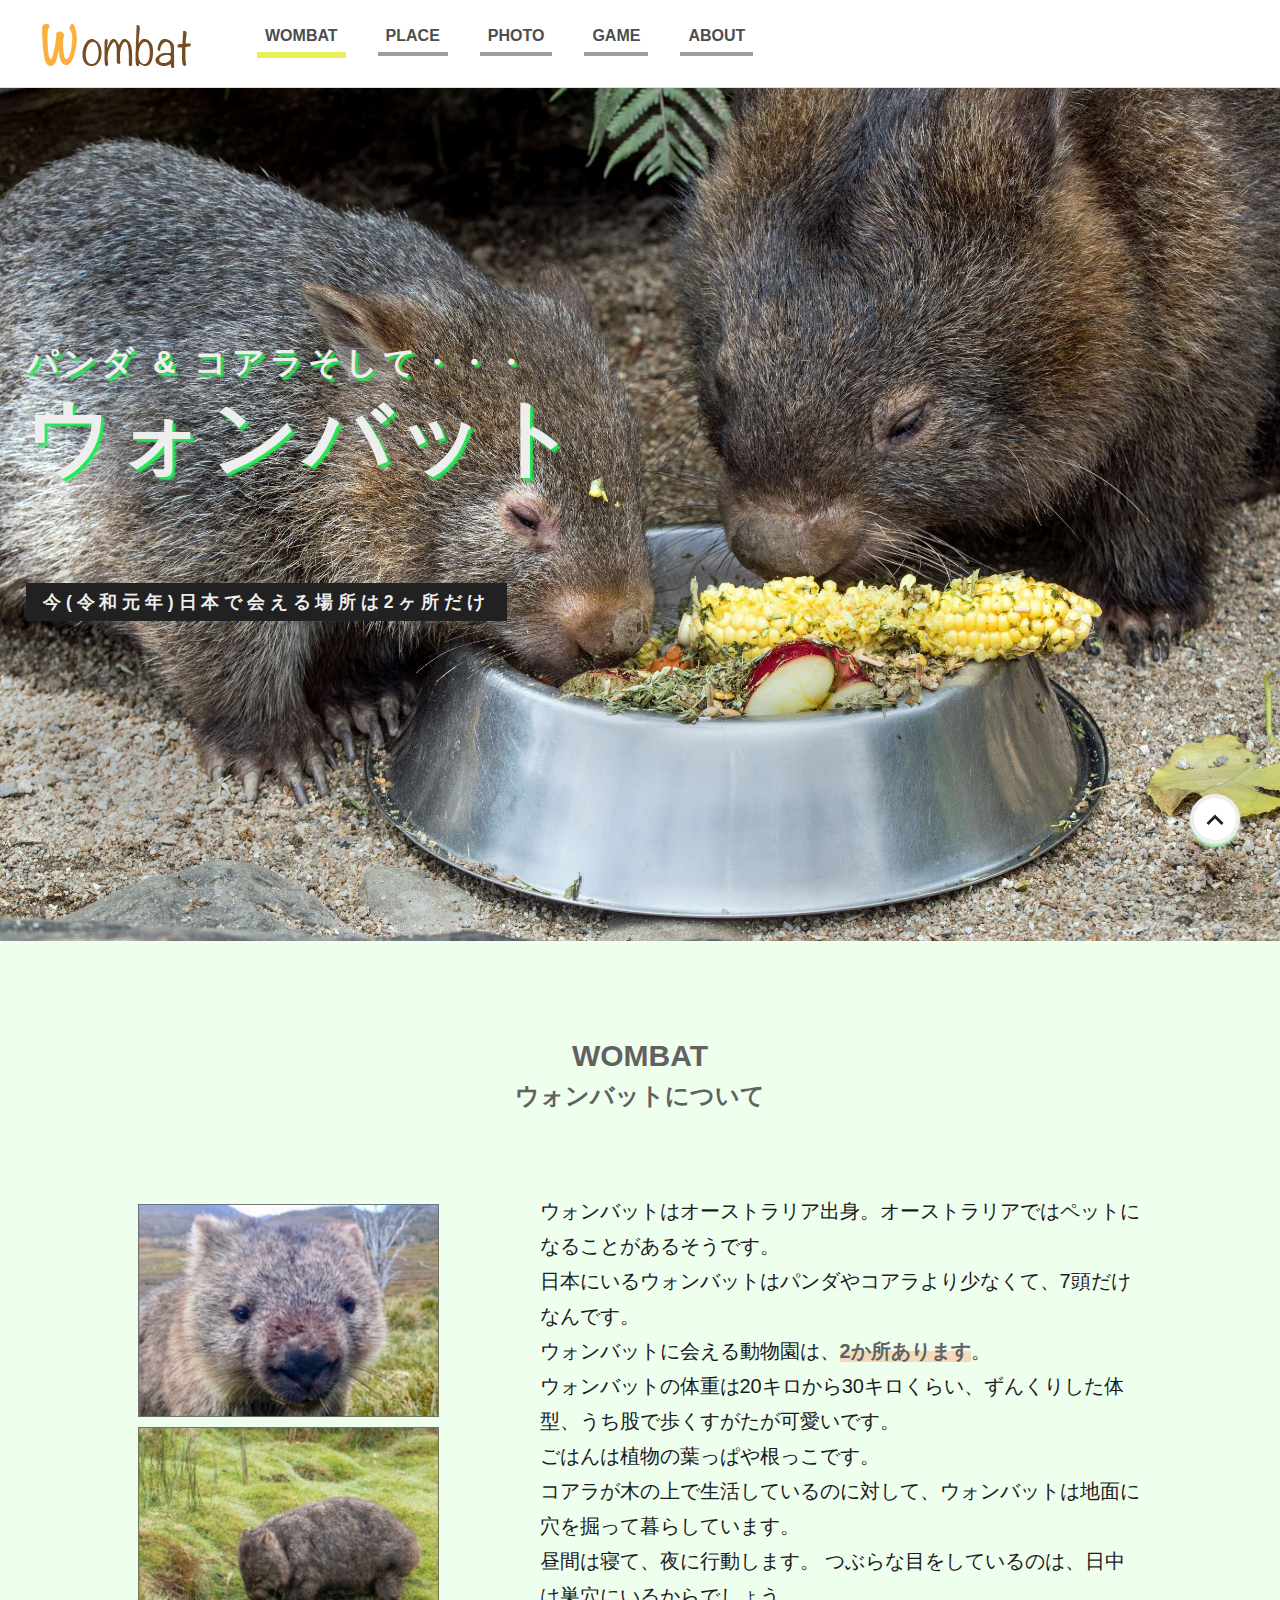
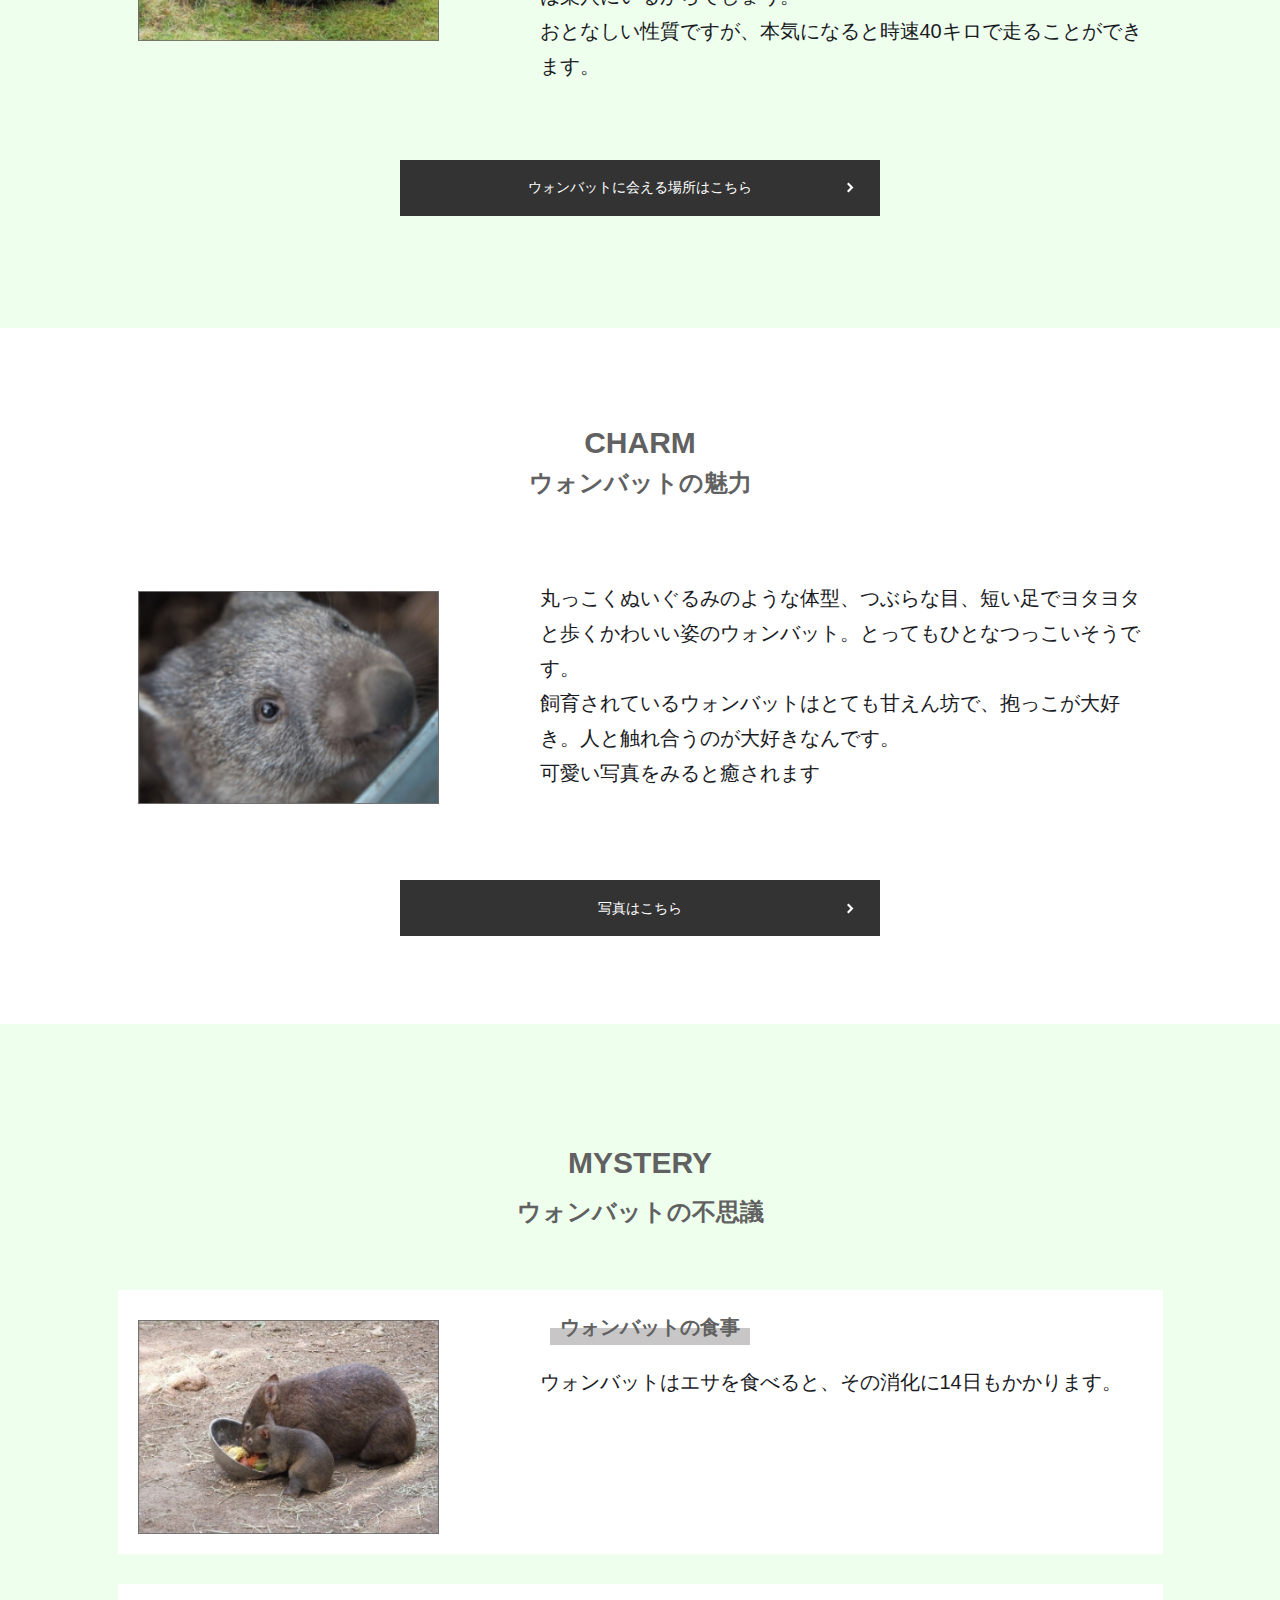
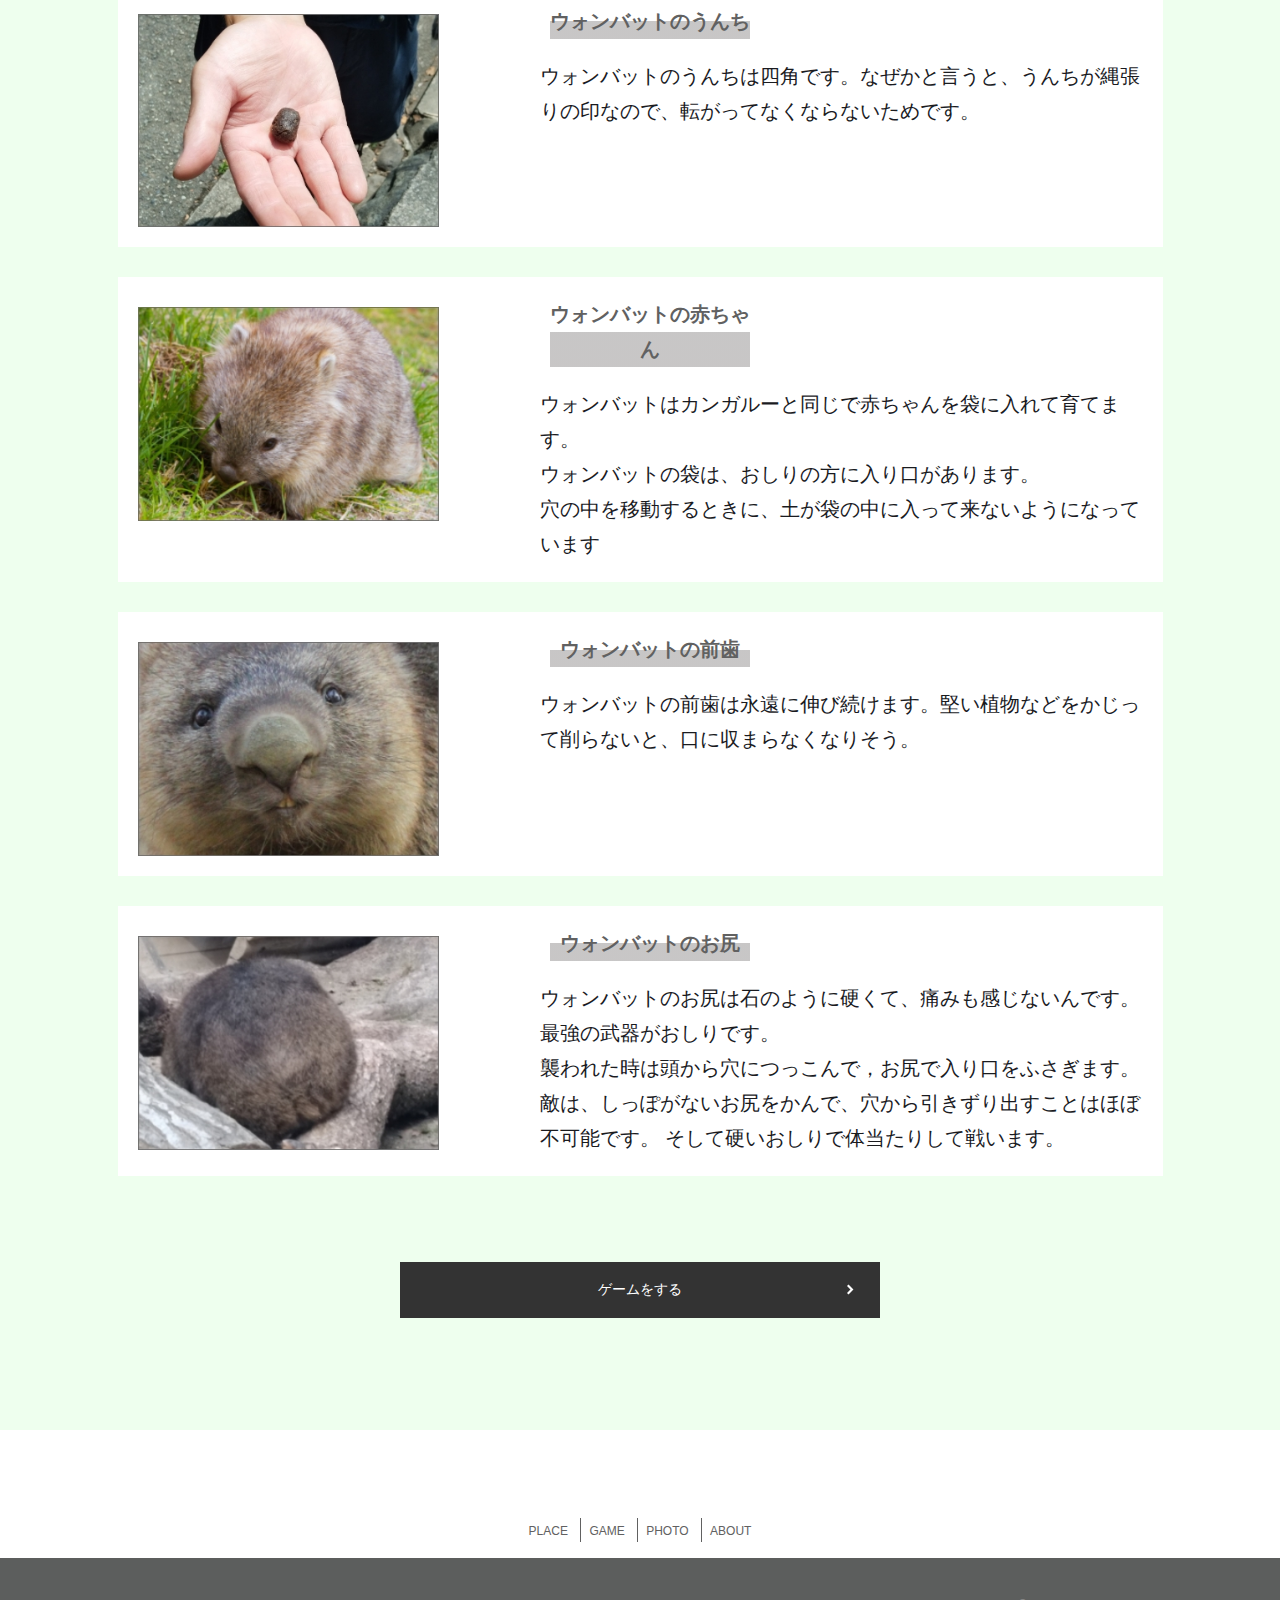
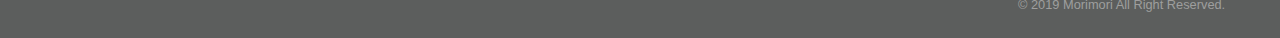
<file: index.html>
<!DOCTYPE html>
<html lang="ja">
<head>
  <meta charset="UTF-8">
  <meta name="viewport" content="width=device-width, initial-scale=1.0">
  <meta name="description" content="パンダやコアラも可愛いけど、日本に7頭しかいない、希少な癒し系動物ウォンバットを紹介します。 高齢化がすすんでいるウォンバットを応援するサイトです">
  <meta http-equiv="X-UA-Compatible" content="ie=edge">
  <title>オーストラリア出身のウォンバットを紹介</title>
  <link rel="stylesheet" href="css/common.css">
</head>
<body>
  <a href="#main" class="screen-reader-text">本文までスキップ</a>
  <header class="l-header">
    <div class="l-wrapper">
      <h1 class="l-header__title">
        <span class="screen-reader-text">ウォンバットについて</span>
        <a href="/index.html" class="p-logo">
          <img src="images/images/log.png" srcset="images/images/log.png, images/images/log@2x.png 2x" alt="ウォンバットを応援します">
        </a>
      </h1>
      <nav class="l-header__nav">
        <h2 class="screen-reader-text">サイト内メニュー</h2>
        <button type="button" class="js-button-hamburger button button--hamburger" aria-controls="global-nav" aria-expanded="false">
          <span class="button--hamburger__line">
            <span class="screen-reader-text">メニューを開閉する</span>
          </span>
        </button>
        <ul id="global-nav" class="l-global-nav" lang="en">
          <li class="l-global-nav__item this"><a href="#">wombat</a></li>
          <li class="l-global-nav__item"><a href="place/index.html">place</a></li>
          <li class="l-global-nav__item"><a href="photo/index.html">photo</a></li>
          <li class="l-global-nav__item "><a href="game/index.html">game</a></li>
          <li class="l-global-nav__item "><a href="about/index.html">about</a></li>
        </ul>
      </nav>
    </div>
    <!-- /.l-wrapper -->
  </header>
  <main id="main" class="l-main">
    <div class="p-hero">
      <picture class="p-hero__image">
        <source srcset="images/images/wombat-sp.jpg, images/images/wombat-sp@2x.jpg 2x" media="(max-width: 767px)">
        <source srcset="images/images/wombat.jpg, images/images/wombat@2x.jpg 2x" media="(max-width: 1023px)">
        <img src="images/images/wombat.jpg" srcset="images/images/wombat.jpg,  images/images/wombat@2x.jpg 2x" alt="仲良く一緒にご飯を食べているウォンバット">
      </picture>
      <div class="p-hero__body">
        <p class="p-hero__copy">
            パンダ &amp; コアラそして・・・ <em class="p-hero__emphasis">ウォンバット</em>
        <span class="p-hero__message"><time datetime="2019-5">今(令和元年)</time>日本で会える場所は2ヶ所だけ</span></p>
      </div>
      <!-- /.hero-body -->
    </div>
    <!-- /.hero -->
    <section class="l-section">
      <div class="l-wrapper">
        <h2 class="heading heading--primary">
            <span lang="en">wombat</span>
            <span class="heading__caption">ウォンバットについて</span>
        </h2>
        <div class="media">
          <p class="media__body">ウォンバットはオーストラリア出身。オーストラリアではペットになることがあるそうです。
              <br>日本にいるウォンバットはパンダやコアラより少なくて、7頭だけなんです。
              <br>ウォンバットに会える動物園は、<em class="mark orange">2か所あります</em>。
              <br> ウォンバットの体重は20キロから30キロくらい、ずんくりした体型、うち股で歩くすがたが可愛いです。<br>ごはんは植物の葉っぱや根っこです。
                <br>コアラが木の上で生活しているのに対して、ウォンバットは地面に穴を掘って暮らしています。
              <br>  昼間は寝て、夜に行動します。
                つぶらな目をしているのは、日中は巣穴にいるからでしょう。
                <br>おとなしい性質ですが、本気になると時速40キロで走ることができます。</p>　　
          <figure class="media__thumbnail">
            <img src="images/images/wombat-6.jpg" srcset="images/images/wombat-6.jpg,  images/images/wombat-6@2x.jpg 2x" alt="">
          </figure>
          <figure class="media__thumbnail">
            <img src="images/images/wombat-4.jpg" srcset="images/images/wombat-4.jpg,  images/images/wombat-4@2x.jpg 2x" alt="">
          </figure>
        </div>
        <p class="l-section-button"><a href="/place/index.html" class="button button--primary button-main">ウォンバットに会える場所はこちら</a></p>
      </div>
      <!-- /.l-wrapper -->
    </section>　　

    <div class="l-wrapper--sp--full white">
      <section class="l-section">
        <div class="l-wrapper">
          <h2 class="heading heading--primary">
              <span lang="en">charm</span>
              <span class="heading__caption">ウォンバットの魅力</span>
          </h2>
          <div class="media">
            <p class="media__body">丸っこくぬいぐるみのような体型、つぶらな目、短い足でヨタヨタと歩くかわいい姿のウォンバット。とってもひとなつっこいそうです。
              <br>飼育されているウォンバットはとても甘えん坊で、抱っこが大好き。人と触れ合うのが大好きなんです。<br>可愛い写真をみると癒されます</p>　　　　
            <figure class="media__thumbnail">
              <img src="images/images/wombat-5.jpg" srcset="images/images/wombat-5.jpg,  images/images/wombat-5@2x.jpg 2x" alt="くりくりの目がかわいいウォンバット">
            </figure>
          </div>
          <p class="l-section-button"><a href="/photo/index.html" class="button button--primary button-main">写真はこちら</a></p>
        </div>
        <!-- /.l-wrapper -->
      </section>
    </div>
    <!-- /.l-wrapper--sp--full -->
    <section class="l-section"> 　
      <div class="l-wrapper">
        <h2 class="heading heading--primary">
              <span lang="en">mystery</span>
            　<span class="heading__caption">ウォンバットの不思議</span>
        </h2>
        <section class="media media--sp white">
          <div class="media__body media--sp__body">
            <h3 id="link1" class="mark mark-s gray mark-tab-left">ウォンバットの食事</h3>
            <p>ウォンバットはエサを食べると、その消化に14日もかかります。</p>
          </div>
          <figure class="media__thumbnail media--sp__thumbnail">
            <img src="images/images/wombat-2.jpg" srcset="images/images/wombat-2.jpg,  images/images/wombat-2@2x.jpg 2x" alt="親子で食事中のウォンバットたち">
          </figure>
        </section>
        <section class="media media--sp white">
          <div class="media__body media--sp__body">
            <h3 class="mark mark-s gray mark-tab-left">ウォンバットのうんち</h3>
            <p> ウォンバットのうんちは四角です。なぜかと言うと、うんちが縄張りの印なので、転がってなくならないためです。</p>
          </div>
          <figure class="media__thumbnail media--sp__thumbnail">
            <img src="images/images/wombat-8.jpg" srcset="images/images/wombat-8.jpg,  images/images/wombat-8@2x.jpg 2x" alt="五月山動物園の飼育員さんの手とウォンバットの四角いうんち">
          </figure>
        </section>
        <section class="media media--sp white">
          <div class="media__body media--sp__body">
            <h3 class="mark mark-s gray mark-tab-left">ウォンバットの赤ちゃん</h3>
            <p>ウォンバットはカンガルーと同じで赤ちゃんを袋に入れて育てます。
                            <br>ウォンバットの袋は、おしりの方に入り口があります。
                            <br>穴の中を移動するときに、土が袋の中に入って来ないようになっています</p>
          </div>
          <figure class="media__thumbnail media--sp__thumbnail">
            <img src="images/images/wombat-3.jpg" srcset="images/images/wombat-3.jpg,  images/images/wombat-3@2x.jpg 2x" alt="小さな子供のウォンバット">
          </figure>
        </section>
        <section class="media media--sp white">
          <div class="media__body media--sp__body">
            <h3 class="mark mark-s gray mark-tab-left">ウォンバットの前歯</h3>
            <p>ウォンバットの前歯は永遠に伸び続けます。堅い植物などをかじって削らないと、口に収まらなくなりそう。</p>
          </div>
          <figure class="media__thumbnail media--sp__thumbnail">
            <img src="images/images/wombat-7.jpg" srcset="images/images/wombat-7.jpg,  images/images/wombat-7@2x.jpg 2x" alt="前歯が少し見ているウォンバット">
          </figure>
        </section>
        <section class="media media--sp white">
          <div class="media__body media--sp__body">
            <h3 class="mark mark-s gray mark-tab-left">ウォンバットのお尻</h3>
            <p>ウォンバットのお尻は石のように硬くて、痛みも感じないんです。
                <br> 最強の武器がおしりです。
                <br>襲われた時は頭から穴につっこんで，お尻で入り口をふさぎます。<br>敵は、しっぽがないお尻をかんで、穴から引きずり出すことはほぼ不可能です。
                そして硬いおしりで体当たりして戦います。</p>
          </div>
          <figure class="media__thumbnail media--sp__thumbnail">
            <img src="images/images/wombat-1.jpg" srcset="images/images/wombat-1.jpg,  images/images/wombat-1@2x.jpg 2x" alt="ウォンバットのおしり">
          </figure>
        </section>
        <p class="l-section-button"><a href="/game/index.html" class="button button--primary button-main">ゲームをする</a></p>
      </div>
      <!-- /.l-wrapper -->
    </section>　
  </main>

  <footer class="l-footer">
    <p class="footer-button"><a href="#top" class="button button-pagetop">
                          <span class="screen-reader-text">このページの先頭に戻る</span></a></p>
    <div class="l-footer__nav">
      <div class="l-wrapper l-wrapper--sp--full">
        <ul class="l-footer__nav__list" lang="en">
          <li class="l-footer__nav__item"><a href="place/index.html">place</a></li>
          <li class="l-footer__nav__item"><a href="game/index.html">game</a></li>
          <li class="l-footer__nav__item"><a href="photo/index.html">photo</a></li>
          <li class="l-footer__nav__item"><a href="about/index.html">about</a></li>
        </ul>
      </div>
      <!-- /.l-footer__nav-->
    </div>
    <!-- /.l-wrapper -->
    <div class="l-footer__siteinfo">
      <div class="l-wrapper">
        <p class="l-footer__copyright" lang="en"><small>&copy; 2019 <a href="mailto:info@">morimori</a> All Right Reserved.</small></p>
      </div>
      <!-- /.l-wrapper -->
    </div>
    <!-- /.l-footer-siteinfo -->
  </footer>
  <script src="https://code.jquery.com/jquery-1.12.4.min.js" integrity="sha256-ZosEbRLbNQzLpnKIkEdrPv7lOy9C27hHQ+Xp8a4MxAQ=" crossorigin="anonymous"></script>
  <script src="js/app.js"></script>
</body>
</html>
</file>
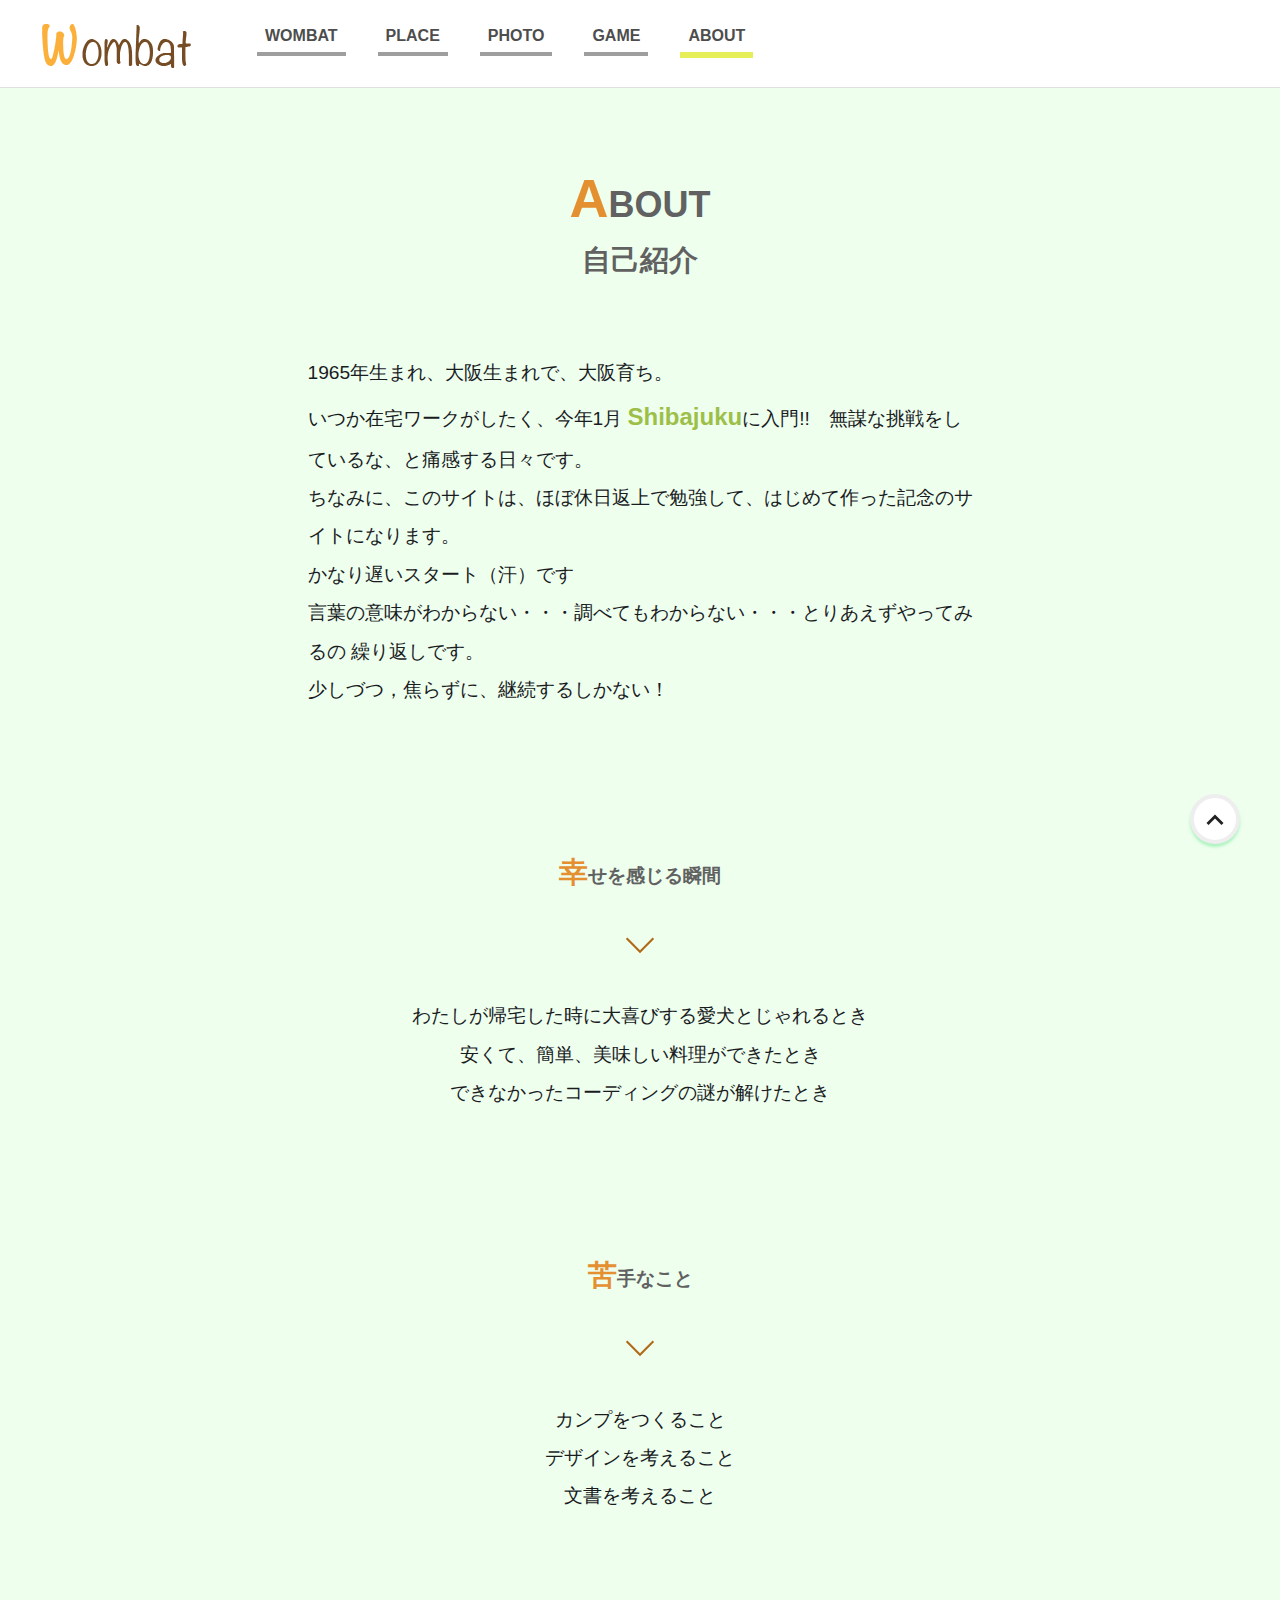
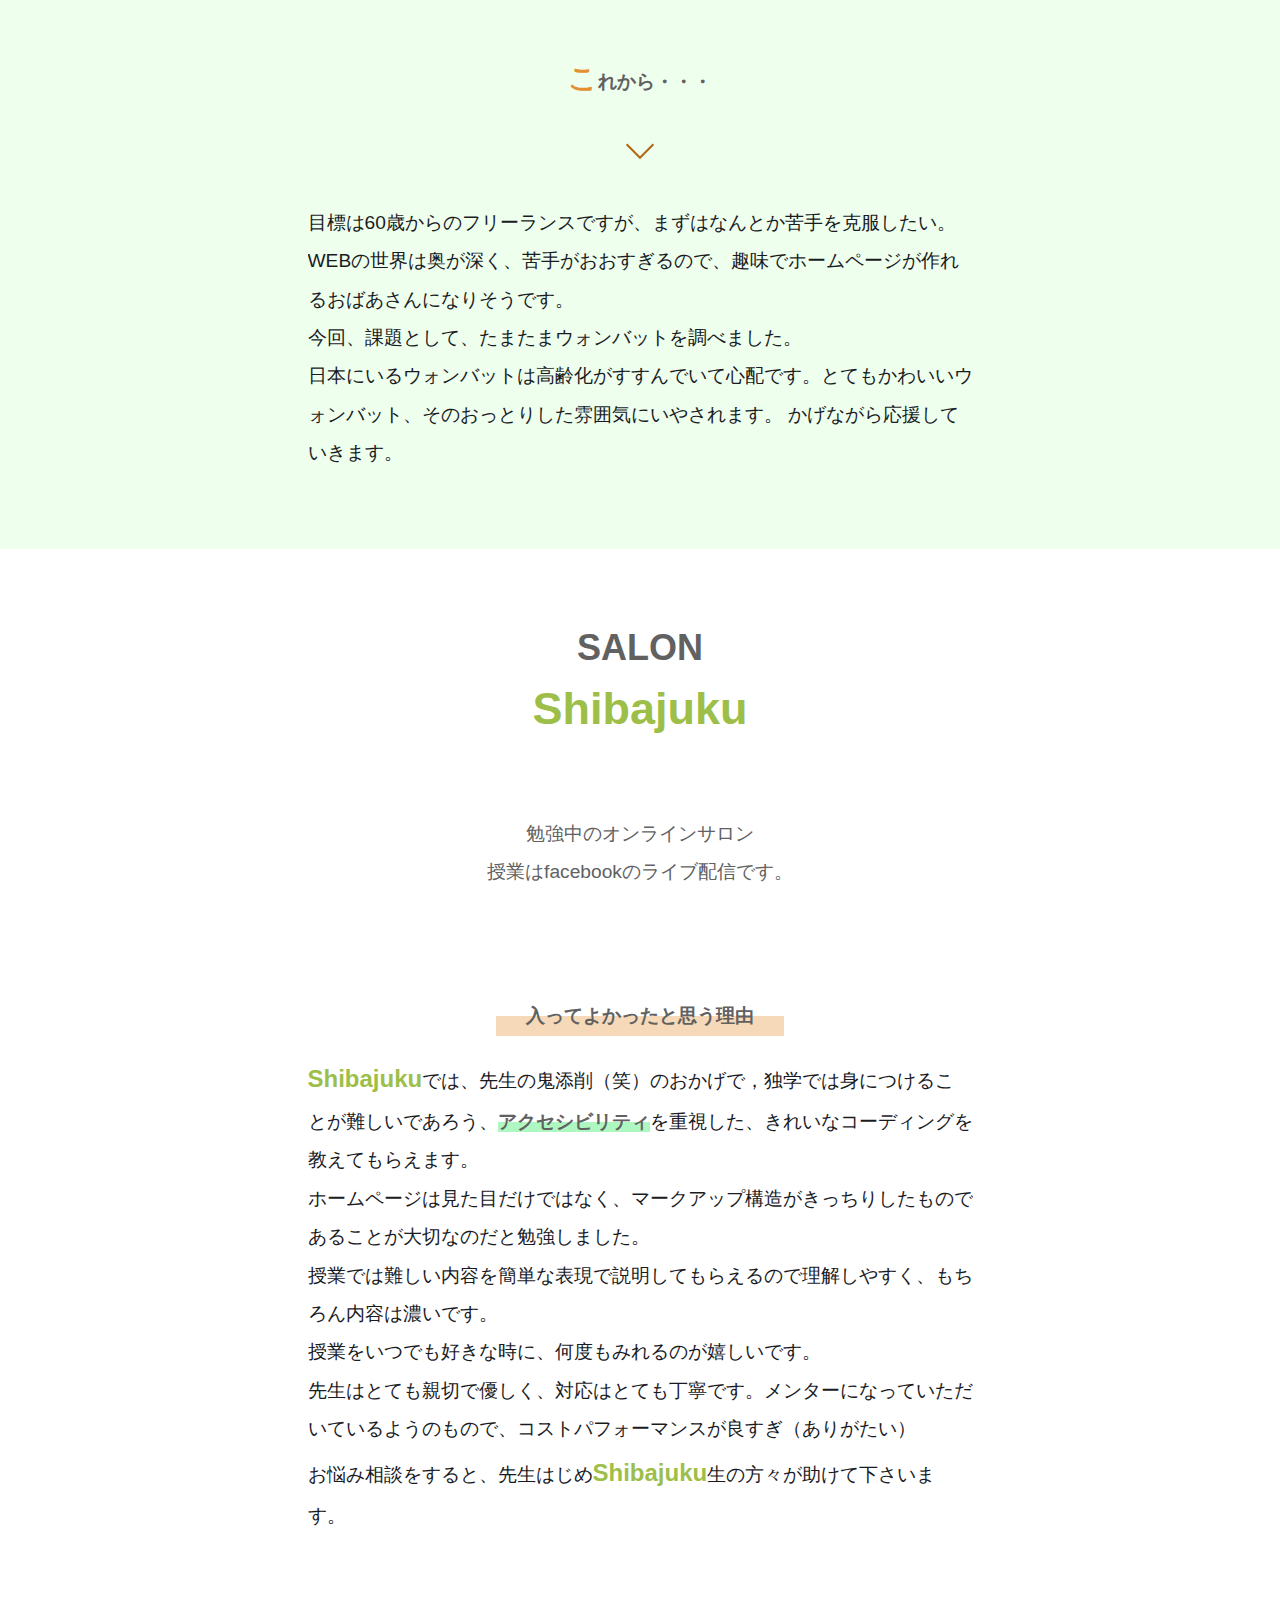
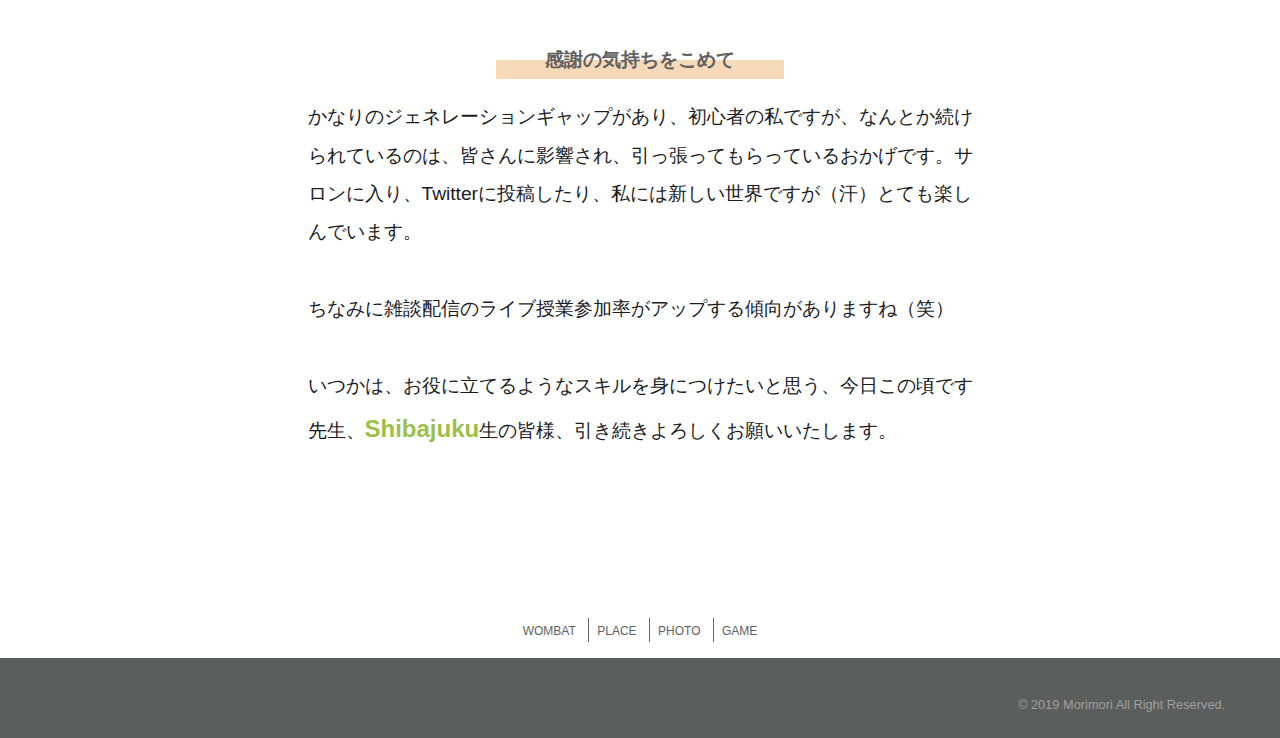
<file: about/index.html>
<!DOCTYPE html>
<html lang="ja">
<head>
  <meta charset="UTF-8">
  <meta name="viewport" content="width=device-width, initial-scale=1.0">
  <meta http-equiv="X-UA-Compatible" content="ie=edge">
  <title>自己紹介のページ</title>
  <link rel="stylesheet" href="/css/common.css">
</head>
<body>
  <a href="#main" class="screen-reader-text">本文までスキップ</a>
  <header class="l-header">
    <div class="l-wrapper">
      <h1 class="l-header__title">
        <span class="screen-reader-text">自己紹介とサロンについて</span>
        <a href="/index.html" class="p-logo">
          <img src="/images/images/log.png" srcset="/images/images/log.png, /images/images/log@2x.png 2x" alt="ウォンバットを応援します">
        </a>
      </h1>
      <nav class="l-header__nav">
        <h2 class="screen-reader-text">サイト内メニュー</h2>
        <button type="button" class="js-button-hamburger button button--hamburger" aria-controls="global-nav" aria-expanded="false">
          <span class="button--hamburger__line">
            <span class="screen-reader-text">メニューを開閉する</span>
          </span>
        </button>
        <ul id="global-nav" class="l-global-nav" lang="en">
          <li class="l-global-nav__item"><a href="/index.html">wombat</a></li>
          <li class="l-global-nav__item"><a href="/place/index.html">place</a></li>
          <li class="l-global-nav__item"><a href="/photo/index.html">photo</a></li>
          <li class="l-global-nav__item"><a href="/game/index.html">game</a></li>
          <li class="l-global-nav__item this"><a href="/about/index.html">about</a></li>
        </ul>
      </nav>
    </div>
    <!-- /.l-wrapper -->
  </header>
  <main id="main" class="l-main">
    <div class="l-section__about">

      <div class="l-wrapper">
        <h1 class="heading heading--primary first">
            <span lang="en">about</span>
            <span class="heading__caption">自己紹介</span>
        </h1>
        <p><time datetime="1965">1965年</time>生まれ、大阪生まれで、大阪育ち。</p>
        <p>いつか在宅ワークがしたく、<time datetime="2019-1">今年1月</time>
          <span class="text-c">shibajuku</span>に入門!!　無謀な挑戦をしているな、と痛感する日々です。</p>
        <p>ちなみに、このサイトは、ほぼ休日返上で勉強して、はじめて作った記念のサイトになります。</p>
        <p> かなり遅いスタート（汗）です</p>
        <p> 言葉の意味がわからない・・・調べてもわからない・・・とりあえずやってみるの
           繰り返しです。</p>
        <p>少しづつ，焦らずに、継続するしかない！</p>
        <section>
          <h2 class="heading line-bottom first">幸せを感じる瞬間</h2>
          <ul class="center">
            <li>わたしが帰宅した時に大喜びする愛犬とじゃれるとき</li>
            <li>安くて、簡単、美味しい料理ができたとき</li>
            <li>できなかったコーディングの謎が解けたとき</li>
          </ul>
        </section>
        <section>
          <h2 class="heading line-bottom first">苦手なこと</h2>
          <ul class="center">
            <li>カンプをつくること</li>
            <li>デザインを考えること</li>
            <li>文書を考えること</li>
          </ul>
        </section>
        <section>
          <h2 class="heading line-bottom first">これから・・・</h2>
          <p>目標は60歳からのフリーランスですが、まずはなんとか苦手を克服したい。</p>
          <p>WEBの世界は奥が深く、苦手がおおすぎるので、趣味でホームページが作れるおばあさんになりそうです。
             <br>今回、課題として、たまたまウォンバットを調べました。
              <br> 日本にいるウォンバットは高齢化がすすんでいて心配です。とてもかわいいウォンバット、そのおっとりした雰囲気にいやされます。
                かげながら応援していきます。
              </p>
        </section>
      </div>
      <!-- /.l-wrapper -->
    </div>
    <!-- /.l-section-about -->
    <div class="l-wrapper--sp--full white">
      <section class="l-section__about">
        <div class="l-wrapper">
          <h2 class="heading heading--primary">
                      <span lang="en">salon</span>
                      <span class="heading__caption text-c">shibajuku</span>
                  </h2>
          <p class="mark mark-l space-bottom">勉強中のオンラインサロン<br>授業はfacebookのライブ配信です。</p>
          <section class="space-bottom">
            <h3 class="mark mark-m orange">入ってよかったと思う理由</h3>
            <ul>
              <li><span class="text-c">shibajuku</span>では、先生の鬼添削（笑）のおかげで，独学では身につけることが難しいであろう、<span class="mark green">アクセシビリティ</span>を重視した、きれいなコーディングを教えてもらえます。
                <p>ホームページは見た目だけではなく、マークアップ構造がきっちりしたものであることが大切なのだと勉強しました。</p>
              </li>
              <li>授業では難しい内容を簡単な表現で説明してもらえるので理解しやすく、もちろん内容は濃いです。</li>
              <li>授業をいつでも好きな時に、何度もみれるのが嬉しいです。</li>
              <li>先生はとても親切で優しく、対応はとても丁寧です。メンターになっていただいているようのもので、コストパフォーマンスが良すぎ（ありがたい）</li>
              <li>お悩み相談をすると、先生はじめ<span class="text-c">shibajuku</span>生の方々が助けて下さいます。</li>
            </ul>
          </section>
          <section>
            <h3 class="mark mark-m orange">感謝の気持ちをこめて</h3>
            <p>かなりのジェネレーションギャップがあり、初心者の私ですが、なんとか続けられているのは、皆さんに影響され、引っ張ってもらっているおかげです。サロンに入り、Twitterに投稿したり、私には新しい世界ですが（汗）とても楽しんでいます。</p>　　　
            <p>ちなみに雑談配信のライブ授業参加率がアップする傾向がありますね（笑）</p>　　　　　　
            <p>いつかは、お役に立てるようなスキルを身につけたいと思う、今日この頃です<br>
            先生、<span class="text-c">shibajuku</span>生の皆様、引き続きよろしくお願いいたします。</p>
          </section>
        </div>
        <!-- /.l-wrapper -->
      </section>
    </div>
    <!-- /.l-wrapper--sp--full -->
  </main>
  <footer class="l-footer">
    <p class="footer-button"><a href="#top" class="button button-pagetop">
                      <span class="screen-reader-text">このページの先頭に戻る</span></a></p>
    <div class="l-footer__nav">
      <div class="l-wrapper l-wrapper--sp--full">
        <ul class="l-footer__nav__list" lang="en">
          <li class="l-footer__nav__item"><a href="/index.html">wombat</a></li>
          <li class="l-footer__nav__item"><a href="/place/index.html">place</a></li>
          <li class="l-footer__nav__item"><a href="/photo/index.html">photo</a></li>
          <li class="l-footer__nav__item"><a href="/game/index.html">game</a></li>
        </ul>
      </div>
      <!-- /.l-wrapper -->
    </div>
    <!-- /.l-footer-nav -->
    <div class="l-footer__siteinfo">
      <div class="l-wrapper">
        <p class="l-footer__copyright" lang="en"><small>&copy; 2019 <a href="mailto:info@">morimori</a> All Right Reserved.</small></p>
      </div>
      <!-- /.l-wrapper -->
    </div>
    <!-- /.l-footer-siteinfo -->
  </footer>
  <script src="https://code.jquery.com/jquery-1.12.4.min.js" integrity="sha256-ZosEbRLbNQzLpnKIkEdrPv7lOy9C27hHQ+Xp8a4MxAQ=" crossorigin="anonymous"></script>
  <script src="/js/app.js"></script>
</body>
</html>
</file>
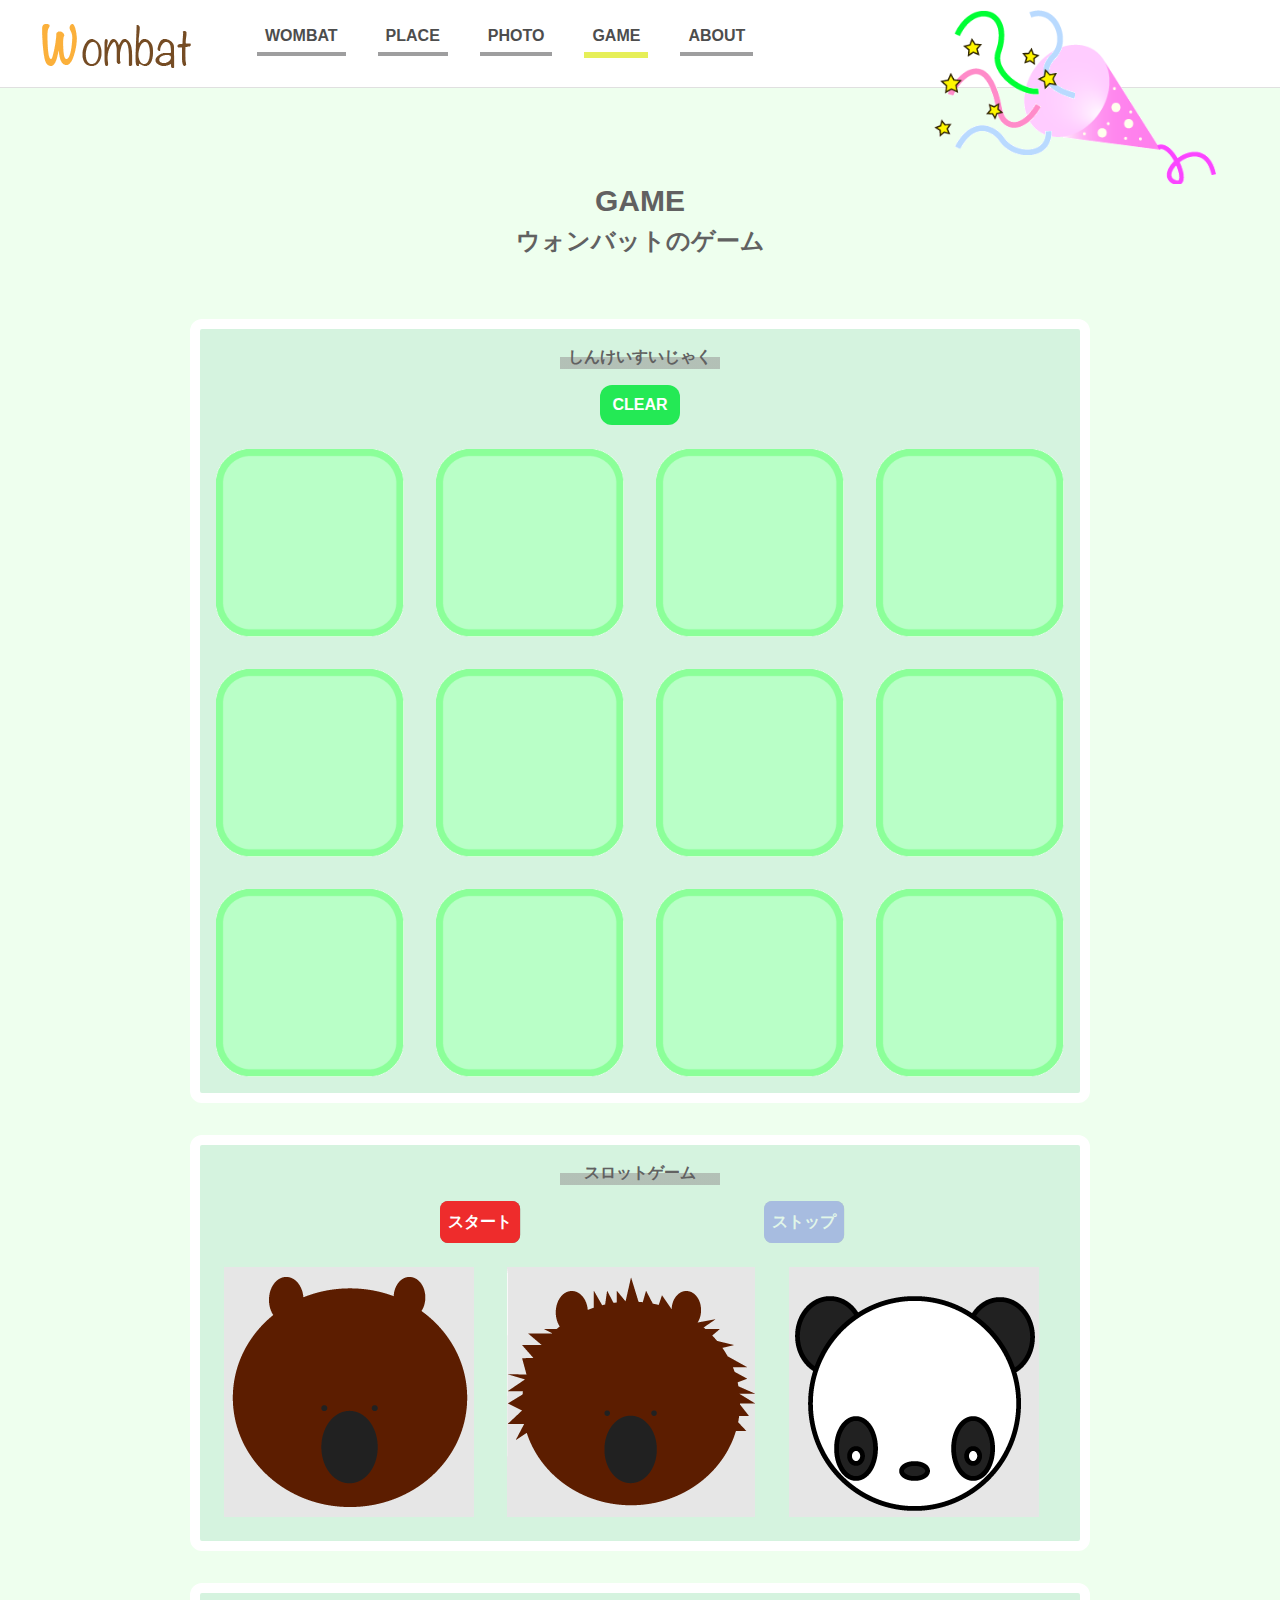
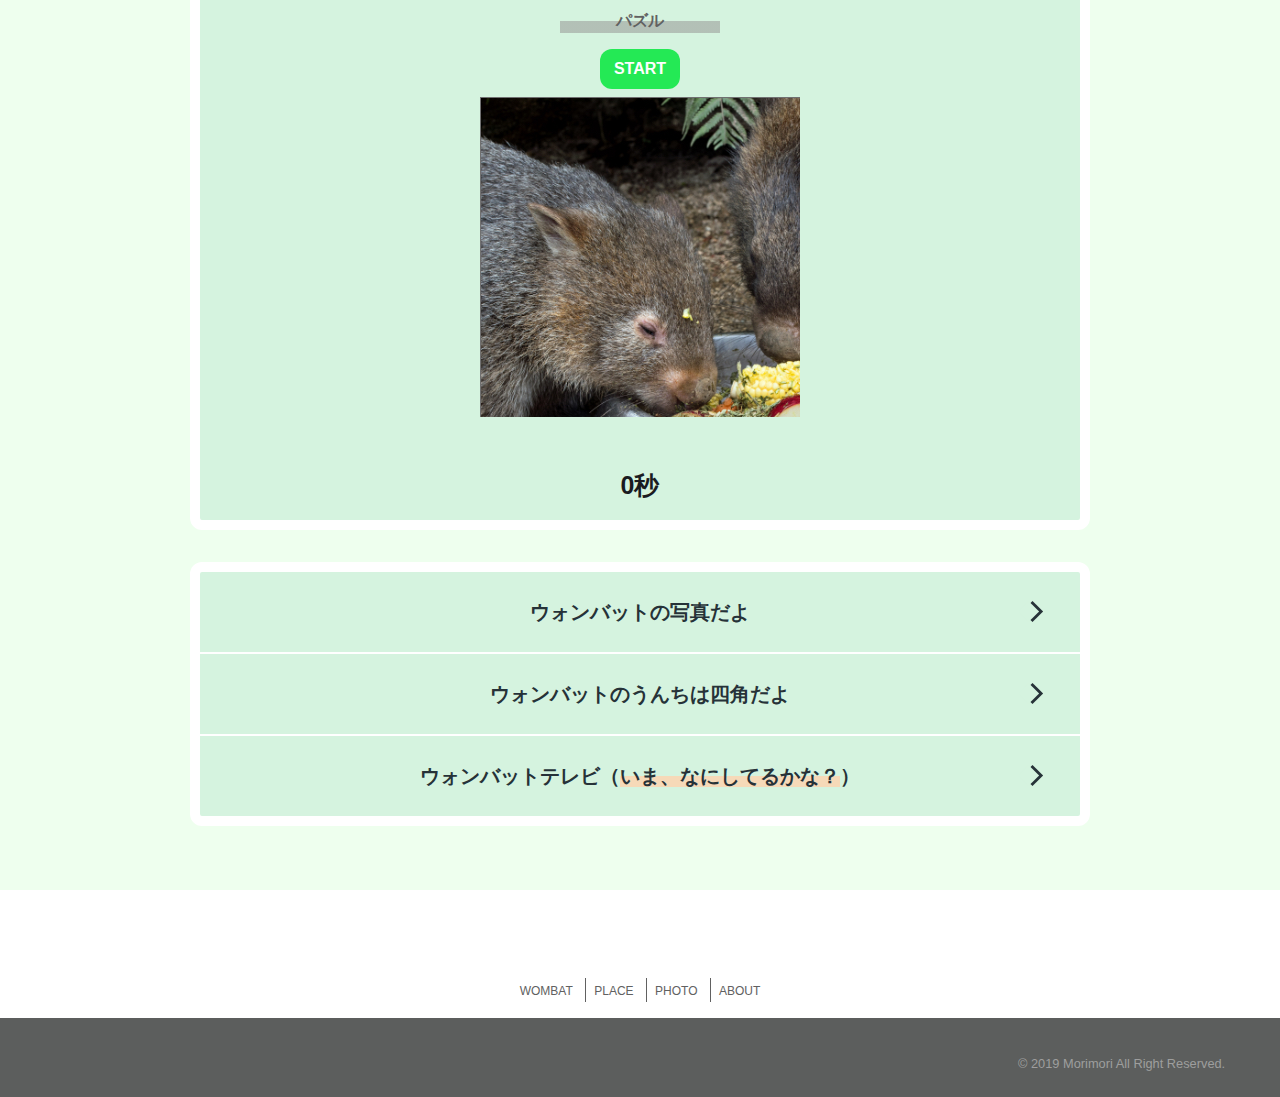
<file: game/index.html>
<!DOCTYPE html>
<html lang="ja">
<head>
  <meta charset="UTF-8">
  <meta http-equiv="X-UA-Compatible" content="ie=edge">
  <meta name="viewport" content="width=device-width, initial-scale=1.0">
  <meta name="description" content="幼児の暇つぶしに簡単にできるゲームです。このゲームは、日本で希少なゆるキャラ動物ウォンバットを紹介しています。">
  <title>簡単な幼児用のゲーム</title>
  <link rel="stylesheet" href="/css/common.css">
</head>
<body>
  <a href="#main" class="screen-reader-text">本文までスキップ</a>
  <header class="l-header">
    <div class="l-wrapper">
      <h1 class="l-header__title">
        <span class="screen-reader-text">幼児用のゲーム</span>
        <a href="/index.html" class="p-logo">
          <img src="/images/images/log.png" srcset="/images/images/log.png, /images/images/log@2x.png 2x" alt="ウォンバットを応援します">
        </a>
      </h1>
      <nav class="l-header__nav">
        <h2 class="screen-reader-text">サイト内メニュー</h2>
        <button type="button" class="js-button-hamburger button button--hamburger" aria-controls="global-nav" aria-expanded="false">
          <span class="button--hamburger__line">
            <span class="screen-reader-text">メニューを開閉する</span>
          </span>
        </button>
        <ul id="global-nav" class="l-global-nav" lang="en">
          <li class="l-global-nav__item"><a href="/index.html">wombat</a></li>
          <li class="l-global-nav__item"><a href="/place/index.html">place</a></li>
          <li class="l-global-nav__item"><a href="/photo/index.html">photo</a></li>
          <li class="l-global-nav__item  this"><a href="/game/index.html">game</a></li>
          <li class="l-global-nav__item"><a href="/about/index.html">about</a></li>
        </ul>
      </nav>
      <span class="l-header-cracker"><img src="/images/images/cracker.png" alt=""></span>
      <span class="l-header-star" id="js-star"><img src="/images/images/star.png" alt=""></span>
    </div>
    <!-- /.l-wrapper -->

  </header>
  <main id="main" class="l-main">
    <div class="l-section">

      <div class="l-wrapper">
        <h1 class="heading heading--primary">
                  <span lang="en">game</span>
                  <span class="heading__caption">ウォンバットのゲーム</span>
      </h1>
        <article class="l-section__game">
          <h2 class="mark mark-s gray">しんけいすいじゃく</h2>
          <button type="button" lang="en" id="js-clear" class="button button-clear">clear</button>
          <ul id="card"></ul>
        </article>
        <article class="l-section__game">
          <h2 class="mark mark-s gray">スロットゲーム</h2>
          <button type="button" id="js-spin" class="button button-spin">スタート</button>
          <button type="button" id="js-stop" class="button button-stop js-active">ストップ</button>
          <div class="grid grid--justify">
            <div class="grid__item grid__item--sp--2 grid__item--tab--2 grid__item--pc--2">
              <img src="/images/images/card1.png" alt="" id="left">
            </div>
            <div class="grid__item grid__item--sp--2 grid__item--tab--2 grid__item--pc--2">
              <img src="/images/images/card2.png" alt="" id="center">
            </div>
            <div class="grid__item grid__item--sp--2 grid__item--tab--2 grid__item--pc--2">
              <img src="/images/images/card3.png" alt="" id="right">
            </div>
          </div>
          <!-- /.grid grid--justify -->
        </article>
      </div>
      <!-- /.l-wrapper -->
      <div class="l-wrapper--sp--full">
        <article class="l-section__game puzzlegame">
          <h2 class="mark mark-s gray">パズル</h2>
          <button type="button" id="start" lang="en" class="button button-clear">start</button>
          <ul id="puzzle"></ul>
          <div id="time">0秒</div>
        </article>
      </div>
      <!-- /.l-wrapper--sp--full-->
      <div class="l-wrapper">
        <article class="l-section__game">
          <ul class="list">
            <li class="list__item"><a href="/photo/index.html" class="button button--primary button-link">ウォンバットの写真だよ</a></li>
            <li class="list__item"><a href="/index.html#link1" class="button button--primary button-link">ウォンバットのうんちは四角だよ</a></li>
            <li class="list__item"><a href="http://www.wombat-tv.com/" target="-blank" class="button button--primary button-link">ウォンバットテレビ（<span class="orange">いま、なにしてるかな？</span>）</a></li>
          </ul>
        </article>
      </div>
      <!-- /.l-wrapper -->
    </div>
    <!-- /.l-section -->
  </main>
  <footer class="l-footer">
    <div class="l-footer__nav">
      <div class="l-wrapper l-wrapper--sp--full">
        <ul class="l-footer__nav__list" lang="en">
          <li class="l-footer__nav__item"><a href="/index.html">wombat</a></li>
          <li class="l-footer__nav__item"><a href="/place/index.html">place</a></li>
          <li class="l-footer__nav__item"><a href="/photo/index.html">photo</a></li>
          <li class="l-footer__nav__item"><a href="/about/index.html">about</a></li>
        </ul>
      </div>
      <!-- /.l-wrapper -->
    </div>
    <!-- /.l-footer-nav -->
    <div class="l-footer__siteinfo">
      <div class="l-wrapper">
        <p class="l-footer__copyright" lang="en"><small>&copy; 2019 <a href="mailto:info@">morimori</a> All Right Reserved.</small></p>
      </div>
      <!-- /.l-wrapper -->
    </div>
    <!-- /.l-footer-siteinfo -->
  </footer>
  <script src="https://code.jquery.com/jquery-1.12.4.min.js" integrity="sha256-ZosEbRLbNQzLpnKIkEdrPv7lOy9C27hHQ+Xp8a4MxAQ=" crossorigin="anonymous"></script>
  <script src="/js/app-game.js"></script>
</body>
</html>
</file>
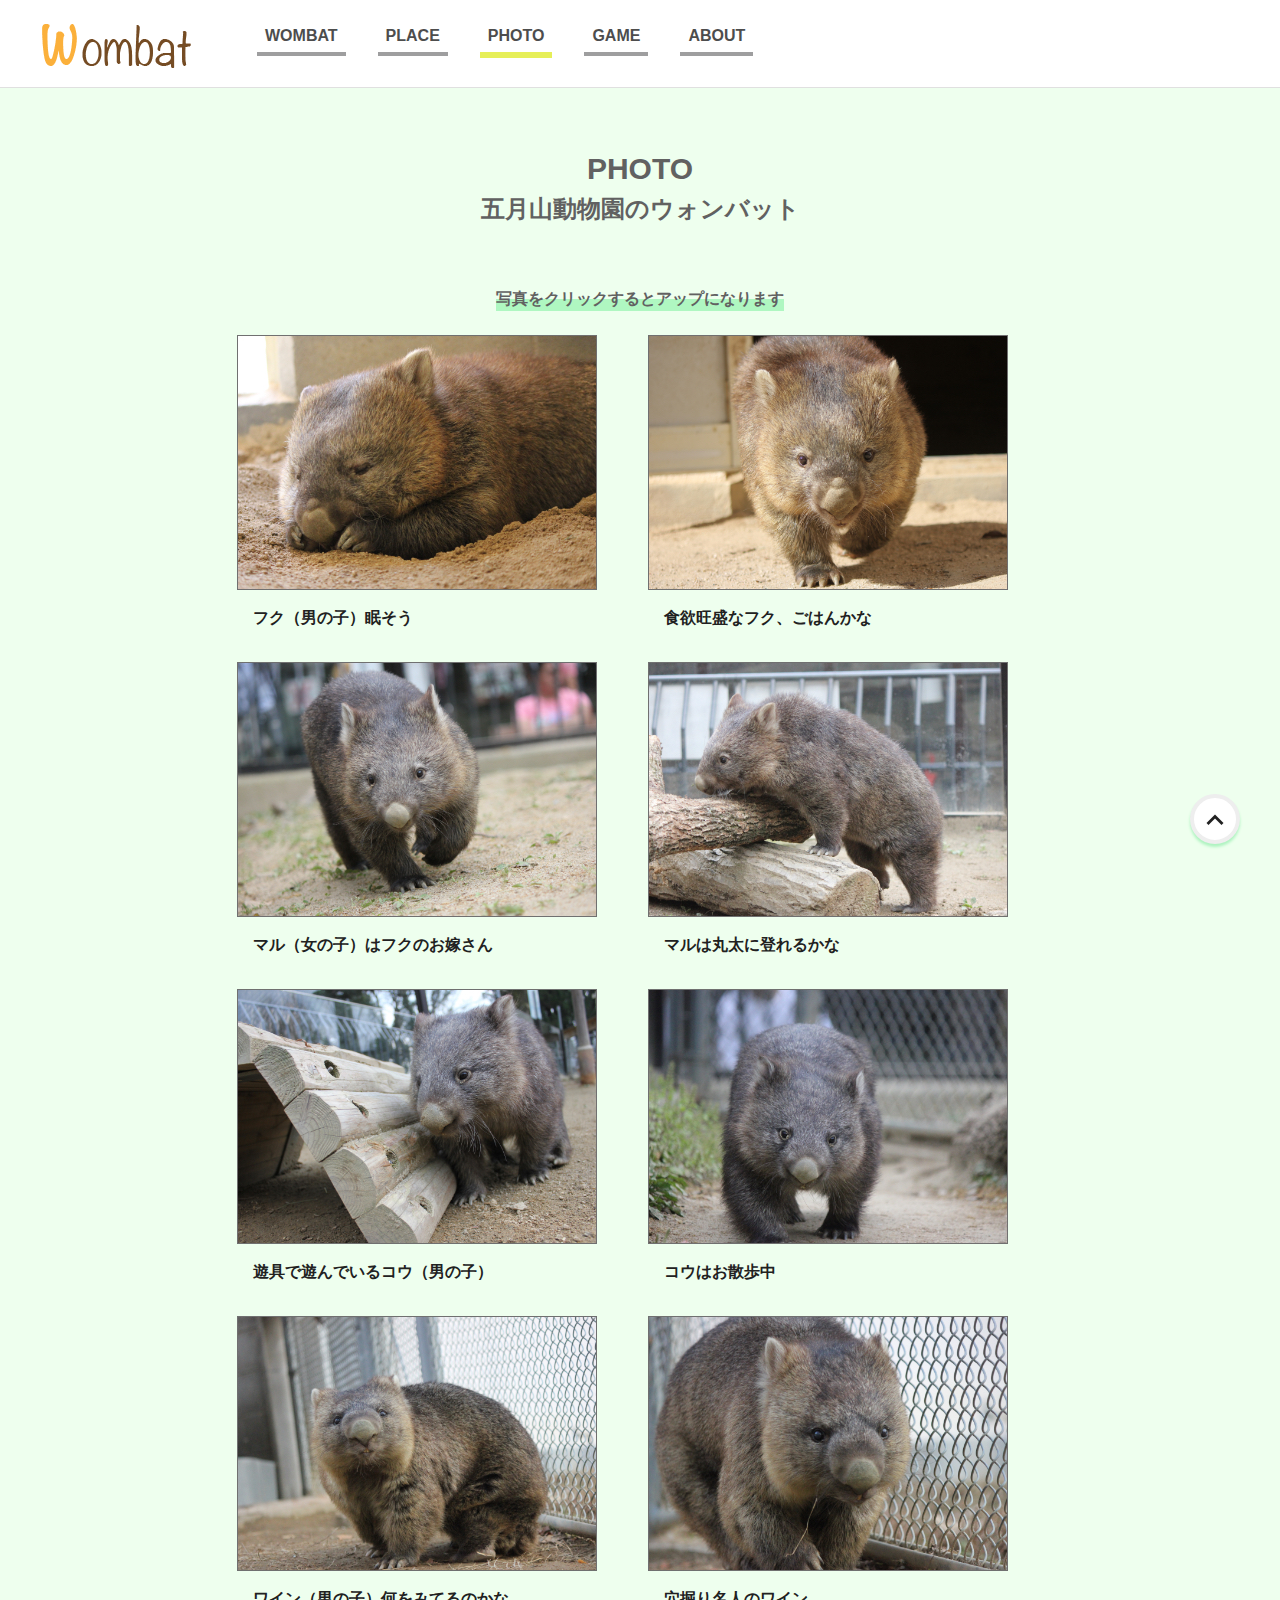
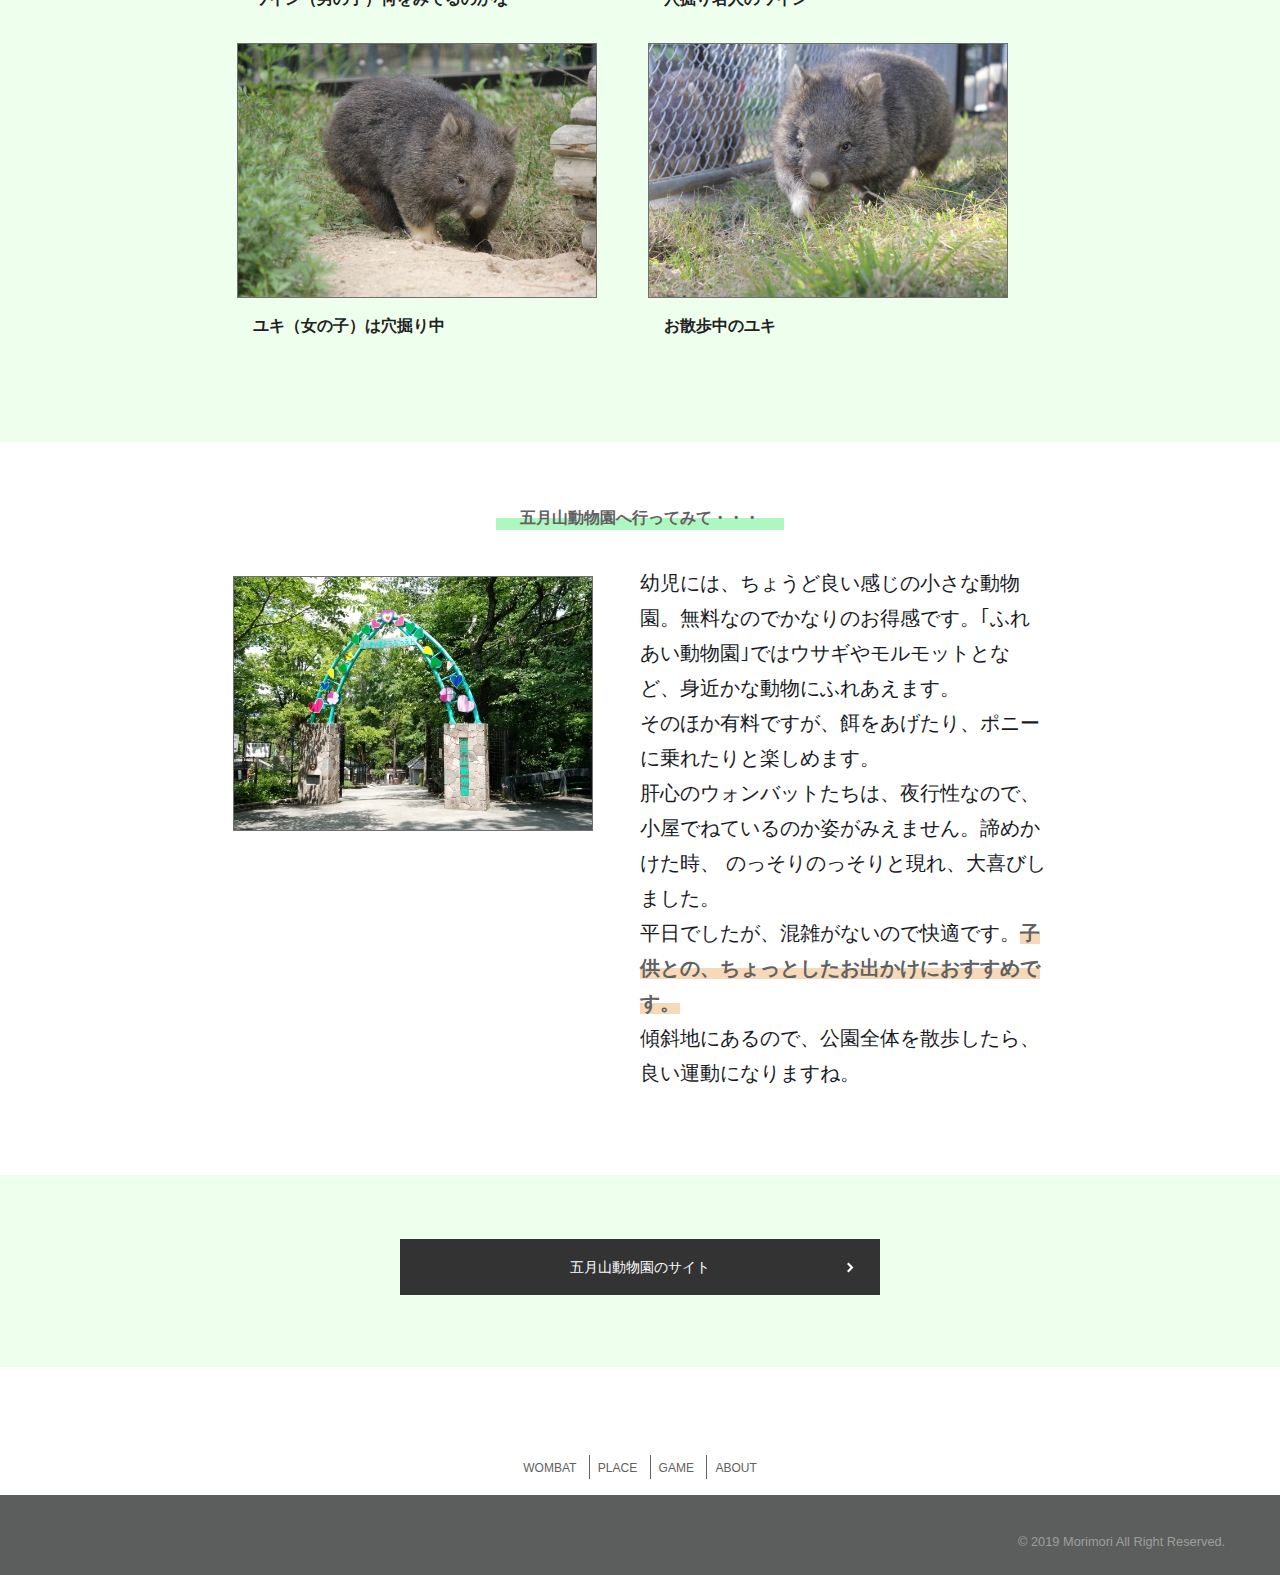
<file: photo/index.html>
<!DOCTYPE html>
<html lang="ja">
<head>
  <meta charset="UTF-8">
  <meta name="viewport" content="width=device-width, initial-scale=1.0">
  <meta name="description" content="みていると癒される五月山動物園のウォンバットたちの写真です。日本では希少なゆるキャラ動物ウォンバットを応援するサイトです。">
  <meta http-equiv="X-UA-Compatible" content="ie=edge">
  <title>五月山動物園の感想とウォンバットたちの写真</title>
  <link rel="stylesheet" href="/css/common.css">
</head>
<body>
  <a href="#main" class="screen-reader-text">本文までスキップ</a>
  <header class="l-header" role="banner">
    <div class="l-wrapper">
      <h1 class="l-header__title">
        <span class="screen-reader-text">五月山動物園でウォンバットに会ってきました</span>
        <a href="/index.html" class="p-logo">
          <img src="/images/images/log.png" srcset="/images/images/log.png, /images/images/log@2x.png 2x" alt="ウォンバットを応援します">
        </a>
      </h1>
      <nav class="l-header__nav">
        <h2 class="screen-reader-text">サイト内メニュー</h2>
        <button type="button" class="js-button-hamburger button button--hamburger" aria-controls="global-nav" aria-expanded="false">
          <span class="button--hamburger__line">
            <span class="screen-reader-text">メニューを開閉する</span>
          </span>
        </button>
        <ul id="global-nav" class="l-global-nav" lang="en">
          <li class="l-global-nav__item"><a href="/index.html">wombat</a></li>
          <li class="l-global-nav__item"><a href="/place/index.html">place</a></li>
          <li class="l-global-nav__item this"><a href="/photo/index.html">photo</a></li>
          <li class="l-global-nav__item"><a href="/game/index.html">game</a></li>
          <li class="l-global-nav__item"><a href="/about/index.html">about</a></li>
        </ul>
      </nav>
    </div>
    <!-- /.l-wrapper -->
  </header>
  <main id="main" class="l-main">
    <div class="l-section__photo">
      <div class="l-wrapper">
        <h1 class="heading heading--primary">
             <span lang="en">photo</span>
             <span class="heading__caption sss">五月山動物園のウォンバット</span>
        </h1>

        <p class="mark mark-l green">写真をクリックするとアップになります</p>
        <div class="grid grid--justify">
          <ul class="photo">
            <li class="grid__item grid__item--sp--3 grid__item--tab--3">
              <a href="/images/wombt-images/fuku-big.jpg" srcset="/images/wombt-images/fuku-big.jpg, /images/wombt-images/fuku-big@2x.jpg 2x" class="js-modal">
                <figure class="photo">
                  <img src="/images/wombt-images/fuku.jpg" srcset="/images/wombt-images/fuku.jpg, /images/wombt-images/fuku@2x.jpg 2x" alt="眠そうなウォンバットのフク（男の子）">
                  <figcaption>フク（男の子）眠そう</figcaption>
                </figure>
              </a>
            </li>
            <li class="grid__item grid__item--sp--3 grid__item--tab--3">
              <a href="/images/wombt-images/fuku2-big.jpg" srcset="/images/wombt-images/fuku2-big.jpg, /images/wombt-images/fuku2-big@2x.jpg 2x" alt="食欲旺盛なウォンバットのフク、ごはんかな" class="js-modal">
                <figure class="photo">
                  <img src="/images/wombt-images/fuku2.jpg" srcset="/images/wombt-images/fuku2.jpg, /images/wombt-images/fuku2@2x.jpg 2x" alt="食欲旺盛なウォンバットのフク、ごはんかな">
                  <figcaption>食欲旺盛なフク、ごはんかな</figcaption>
                </figure>
              </a>
            </li>
            <li class="grid__item grid__item--sp--3 grid__item--tab--3">
              <a href="/images/wombt-images/maru-big.jpg" srcset="/images/wombt-images/maru-big.jpg, /images/wombt-images/maru-big@2x.jpg 2x" alt="ウォンバットのマルはフクのお嫁さん" class="js-modal">
                <figure class="photo">
                  <img src="/images/wombt-images/maru.jpg" srcset="/images/wombt-images/maru.jpg, /images/wombt-images/maru@2x.jpg 2x" alt="ウォンバットのマルはフクのお嫁さん">
                  <figcaption>マル（女の子）はフクのお嫁さん</figcaption>
                </figure>
              </a>
            </li>
            <li class="grid__item grid__item--sp--3 grid__item--tab--3">
              <a href="/images/wombt-images/maru2-big.jpg" srcset="/images/wombt-images/maru2-big.jpg, /images/wombt-images/maru2-big@2x.jpg 2x" alt="ウォンバットのマルは丸太に登れるかな" class="js-modal">
                <figure class="photo">
                  <img src="/images/wombt-images/maru2.jpg" srcset="/images/wombt-images/maru2.jpg, /images/wombt-images/maru2@2x.jpg 2x" alt="ウォンバットのマルは丸太に登れるかな">
                  <figcaption>マルは丸太に登れるかな</figcaption>
                </figure>
              </a>
            </li>
            <li class="grid__item grid__item--sp--3 grid__item--tab--3">
              <a href="/images/wombt-images/kou-big.jpg" srcset="/images/wombt-images/kou-big.jpg, /images/wombt-images/kou-big@2x.jpg 2x" alt="遊具にもたれて遊んでいるウォンバットのコウ" class="js-modal">
                <figure class="photo">
                  <img src="/images/wombt-images/kou.jpg" srcset="/images/wombt-images/kou.jpg, /images/wombt-images/kou@2x.jpg 2x" alt="遊具にもたれて遊んでいるウォンバットのコウ">
                  <figcaption>遊具で遊んでいるコウ（男の子）</figcaption>
                </figure>
              </a>
            </li>
            <li class="grid__item grid__item--sp--3 grid__item--tab--3">
              <a href="/images/wombt-images/kou2-big.jpg" srcset="/images/wombt-images/kou2-big.jpg, /images/wombt-images/kou2-big@2x.jpg 2x" alt="ウォンバットのコウはお散歩中" class="js-modal">
                <figure class="photo">
                  <img src="/images/wombt-images/kou2.jpg" srcset="/images/wombt-images/kou2.jpg, /images/wombt-images/kou2@2x.jpg 2x" alt="ウォンバットのコウはお散歩中">
                  <figcaption>コウはお散歩中</figcaption>
                </figure>
              </a>
            </li>
            <li class="grid__item grid__item--sp--3 grid__item--tab--3">
              <a href="/images/wombt-images/wine-big.jpg" srcset="/images/wombt-images/wine-big.jpg, /images/wombt-images/wine-big@2x.jpg 2x" alt="なにか見ているウォンバットのワイン（男の子）" class="js-modal">
                <figure class="photo">
                  <img src="/images/wombt-images/wine.jpg" srcset="/images/wombt-images/wine.jpg, /images/wombt-images/wine@2x.jpg 2x" alt="なにか見ているウォンバットのワイン（男の子）">
                  <figcaption>ワイン（男の子）何をみてるのかな</figcaption>
                </figure>
              </a>
            </li>
            <li class="grid__item grid__item--sp--3 grid__item--tab--3">
              <a href="/images/wombt-images/wine2-big.jpg" srcset="/images/wombt-images/wine2-big.jpg, /images/wombt-images/wine2-big@2x.jpg 2x" alt="ウォンバットのワインは穴掘り名人" class="js-modal">
                <figure class="photo">
                  <img src="/images/wombt-images/wine2.jpg" srcset="/images/wombt-images/wine2.jpg, /images/wombt-images/wine2@2x.jpg 2x" alt="ウォンバットのワインは穴掘り名人">
                  <figcaption>穴掘り名人のワイン</figcaption>
                </figure>
              </a>
            </li>
            <li class="grid__item grid__item--sp--3 grid__item--tab--3">
              <a href="/images/wombt-images/yuki-big.jpg" srcset="/images/wombt-images/yuki-big.jpg, /images/wombt-images/yuki-big@2x.jpg 2x" alt="ウォンバットのユキ（女の子）は今から穴ほりのようです" class="js-modal">
                <figure class="photo">
                  <img src="/images/wombt-images/yuki.jpg" srcset="/images/wombt-images/yuki.jpg, /images/wombt-images/yuki@2x.jpg 2x" alt="ウォンバットのユキ（女の子）は今から穴ほりのようです">
                  <figcaption>ユキ（女の子）は穴掘り中</figcaption>
                </figure>
              </a>
            </li>
            <li class="grid__item grid__item--sp--3 grid__item--tab--3">
              <a href="/images/wombt-images/yuki2-big.jpg" srcset="/images/wombt-images/yuki2-big.jpg, /images/wombt-images/yuki2-big@2x.jpg 2x" alt="お散歩中のウォンバットのユキ" class="js-modal">
                <figure class="photo">
                  <img src="/images/wombt-images/yuki2.jpg" srcset="/images/wombt-images/yuki2.jpg, /images/wombt-images/yuki2@2x.jpg 2x" alt="お散歩中のウォンバットのユキ">
                  <figcaption>お散歩中のユキ</figcaption>
                </figure>
              </a>
            </li>
          </ul>
        </div>
        <!-- /.grid grid--justify -->
      </div>
      <!-- /.l-wrapper -->
    </div>
    <!-- /.l-section__photo -->
    <div class="l-wrapper--sp--full white space">
      <section class="l-section__photo">
        <div class="l-wrapper">
          <h2 class="mark mark-l green">五月山動物園へ行ってみて・・・</h2>
          <div class="media">
            <div class="media__body-photo">
              <p>幼児には、ちょうど良い感じの小さな動物園。無料なのでかなりのお得感です。｢ふれあい動物園｣ではウサギやモルモットとなど、身近かな動物にふれあえます。<br>そのほか有料ですが、餌をあげたり、ポニーに乗れたりと楽しめます。<br>肝心のウォンバットたちは、夜行性なので、小屋でねているのか姿がみえません。諦めかけた時、
              のっそりのっそりと現れ、大喜びしました。
              <p>平日でしたが、混雑がないので快適です。<span class="mark orange">子供との、ちょっとしたお出かけにおすすめです。</span><br>傾斜地にあるので、公園全体を散歩したら、良い運動になりますね。</p>
              </p>
            </div>
            <!-- /.media__sp__body -->
            <figure class="media__thumbnail-photo">
              <img src="/images/images/park.jpg" srcset="/images/images/park.jpg,  /images/images/park@2x.jpg 2x" alt="五月山動物園の入り口">
            </figure>
          </div>
          <!-- /.media -->
        </div>
        <!-- /.l-wrapper -->
      </section>
    </div>
    <!-- /.l-wrapper--sp--full -->
    <p class="l-section-button-photo"><a href="http://www.satsukiyamazoo.com/" target="-blank" class="button button--primary button-main">五月山動物園のサイト</a></p> 　　　
  </main>
  <footer class="l-footer">
    <p class="footer-button"><a href="#top" class="button button-pagetop">
                      <span class="screen-reader-text">このページの先頭に戻る</span></a></p>
    <div class="l-footer__nav">
      <div class="l-wrapper l-wrapper--sp--full">
        <ul class="l-footer__nav__list" lang="en">
          <li class="l-footer__nav__item"><a href="/index.html">wombat</a></li>
          <li class="l-footer__nav__item"><a href="/place/index.html">place</a></li>
          <li class="l-footer__nav__item"><a href="/game/index.html">game</a></li>
          <li class="l-footer__nav__item"><a href="/about/index.html">about</a></li>
        </ul>
      </div>
      <!-- /.l-wrapper -->
    </div>
    <!-- /.l-footer-nav -->
    <div class="l-footer__siteinfo">
      <div class="l-wrapper">
        <p class="l-footer__copyright" lang="en"><small>&copy; 2019 <a href="mailto:info@">morimori</a> All Right Reserved.</small></p>
      </div>
      <!-- /.l-wrapper -->
    </div>
    <!-- /.l-footer-siteinfo -->
  </footer>
  <script src="https://code.jquery.com/jquery-1.12.4.min.js" integrity="sha256-ZosEbRLbNQzLpnKIkEdrPv7lOy9C27hHQ+Xp8a4MxAQ=" crossorigin="anonymous"></script>
  <script src="/js/app.js"></script>
</body>
</html>
</file>
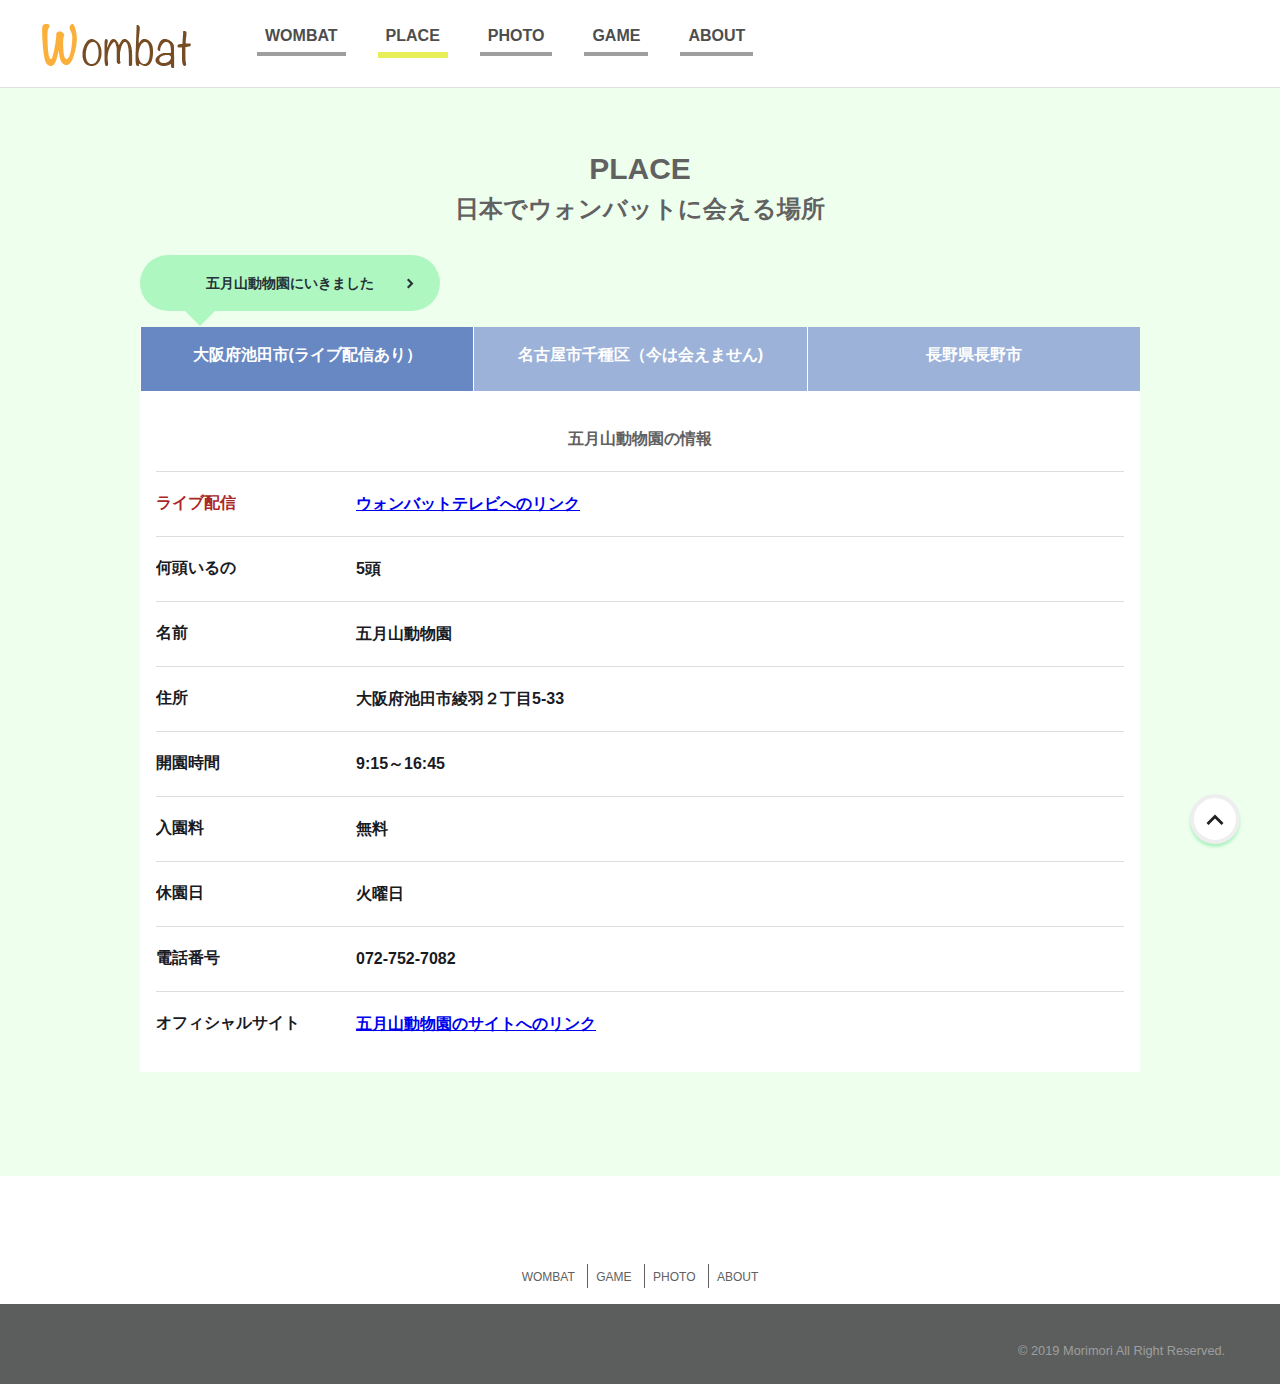
<file: place/index.html>
<!DOCTYPE html>
<html lang="ja">
<head>
  <meta charset="UTF-8">
  <meta name="viewport" content="width=device-width, initial-scale=1.0">
  <meta name="description" content="日本に7頭しかいない,癒し系ゆるキャラ動物ウォンバットに会える場所です。 日本で希少な動物ウォンバットを応援するサイトです">
  <meta http-equiv="X-UA-Compatible" content="ie=edge">
  <title>日本でウォンバットに会える場所の情報</title>
  <link rel="stylesheet" href="/css/common.css">
</head>
<body>
  <a href="#main" class="screen-reader-text">本文までスキップ</a>
  <header class="l-header">
    <div class="l-wrapper">
      <h1 class="l-header__title">
        <span class="screen-reader-text">日本でウォンバットに会える場所の情報</span>
        <a href="/index.html" class="p-logo">
          <img src="/images/images/log.png" srcset="/images/images/log.png, /images/images/log@2x.png 2x" alt="ウォンバットを応援します">
        </a>
      </h1>
      <nav class="l-header__nav">
        <h2 class="screen-reader-text">サイト内メニュー</h2>
        <button type="button" class="js-button-hamburger button button--hamburger" aria-controls="global-nav" aria-expanded="false">
          <span class="button--hamburger__line">
            <span class="screen-reader-text">メニューを開閉する</span>
          </span>
        </button>
        <ul id="global-nav" class="l-global-nav" lang="en">
          <li class="l-global-nav__item"><a href="/index.html">wombat</a></li>
          <li class="l-global-nav__item  this"><a href="/place/index.html">place</a></li>
          <li class="l-global-nav__item"><a href="/photo/index.html">photo</a></li>
          <li class="l-global-nav__item"><a href="/game/index.html">game</a></li>
          <li class="l-global-nav__item"><a href="/about/index.html">about</a></li>
        </ul>
      </nav>
    </div> <!-- /.l-wrapper -->
  </header>
  <main id="main" class="l-main">
    <div class="l-wrapper">
      <div class="l-section__place">
        <h1 class="heading heading--primary">
                    <span lang="en">place</span>
                    <span class="heading__caption sss">日本でウォンバットに会える場所</span>
                </h1>
        <p class="l-section-button-place balloon"><a href="/photo/index.html" class="button button--primary balloon-button">五月山動物園にいきました</a></p>
        <ul class="tab">
          <li><a href="#tab1" class="is-selected">大阪府池田市(ライブ配信あり）</a></li>
          <li><a href="#tab2">名古屋市千種区（<time datetime="2019-5">今</time>は会えません)
            </a></li>
          <li><a href="#tab3">長野県長野市</a></li>
        </ul>
        <div class="item">
          <section id="tab1" class="item is-active-tab">
            <h2 class="mark">五月山動物園の情報</h2>
            <dl class="define-list">
              <dt class="red">ライブ配信</dt>
              <dd><a href="http://www.wombat-tv.com/" target="-blank">ウォンバットテレビへのリンク</a></dd>
              <dt>何頭いるの</dt>
              <dd>5頭</dd>
              <dt>名前</dt>
              <dd>五月山動物園</dd>
              <dt>住所</dt>
              <dd>大阪府池田市綾羽２丁目5-33</dd>
              <dt>開園時間</dt>
              <dd><time>9:15</time>～<time>16:45</time></dd>
              <dt>入園料</dt>
              <dd>無料</dd>
              <dt>休園日</dt>
              <dd>火曜日</dd>
              <dt>電話番号</dt>
              <dd>072-752-7082</dd>
              <dt>オフィシャルサイト</dt>
              <dd>
                <a href="http://www.satsukiyamazoo.com/" target="-blank">五月山動物園のサイトへのリンク</a>
              </dd>
            </dl>
          </section>
          <section id="tab2" class="item">

            <h2 class="mark">東山動物園の情報</h2>
            <blockquote cite="http://www.higashiyama.city.nagoya.jp/news/2018/05/post-79.html">
              東山動物園のサイトから引用
              <p>平成３０年５月２８日（月）にウォンバットの「ウォレス」（オス）が、長野市茶臼山動物園へ転出することとなりました。
            全国的にウォンバットの飼育頭数は少なく、現在国内では３園館で７頭のみの飼育になっています。ウォレスの転出により東山動植物園のウォンバット展示は一旦終了になりますが、今回の転出は茶臼山動物園で飼育するメス個体とのペアリングを目的として、ブリーディングローン（繁殖貸与）で貸し出すものになります。
            なお、ウォレスは転出日前日の５月２７日（日）までご覧いただける予定ですが、体調や天候によってはご観覧いただける場所に出てこない場合もありますので、ご了承願います。
            ウォレス、茶臼山動物園でも元気にね！</p>
            </blockquote>
            <dl class="define-list">
              <dt>名前</dt>
              <dd>東山動物園</dd>
              <dt>住所</dt>
              <dd>名古屋市千種区東山元町3-70</dd>
              <dt>開園時間</dt>
              <dd><time>9:00</time>～<time>16:30</time></dd>
              <dt>入園料</dt>
              <dd>大人（高校生以上）500円　中学生以下　無料</dd>
              <dt>休園日</dt>
              <dd>月曜日(国民の祝日または振替休日の場合はその翌日)</dd>
              <dt>電話番号</dt>
              <dd>052-782-2111</dd>
              <dt>オフィシャルサイト</dt>
              <dd>
                <a href="http://www.higashiyama.city.nagoya.jp/news/2018/05/post-79.html" target="-blank">東山動物園のサイトへのリンク</a>
              </dd>
            </dl>
          </section>
          <section id="tab3" class="item">
            <h2 class="mark">茶臼山動物園の情報</h2>
            <dl class="define-list">
              <dt>何頭いるの</dt>
              <dd>２頭</dd>
              <dt>名前</dt>
              <dd>茶臼山動物園</dd>
              <dt>住所</dt>
              <dd>長野県長野市篠ノ井有旅570-1</dd>
              <dt>開園時間</dt>
              <dd>
                <time datetime="3-1">3月</time>～<time datetime="11-30">11月</time><br><time>9:30</time>～<time>16:30</time><br>
                <time datetime="12-1">12月</time>～<time datetime="2-29">2月</time><br><time>10:00</time>～<time>16:00</time>
              </dd>
              <dt>入園料</dt>
              <dd>大人500円、小中学生100円</dd>
              <dt>休園日</dt>
              <dd>毎週月曜日、及び <time datetime="12-29">12月29日</time>～<time datetime="12-31">12月31日</time>
              </dd>
              <dt>電話番号</dt>
              <dd>026-293-5167</dd>
              <dt>オフィシャルサイト</dt>
              <dd>
                <a href="http://www.chausuyama.com/" target="-blank">茶臼山動物園のサイトへのリンク</a>
              </dd>
            </dl>
          </section>
        </div>
        <!-- /.item -->
      </div>
      <!-- /.l-section__place -->
    </div>
    <!-- /.l-wrapper -->
  </main>
  <footer class="l-footer">
    <p class="footer-button"><a href="#top" class="button button-pagetop">
                          <span class="screen-reader-text">このページの先頭に戻る</span></a></p>
    <div class="l-footer__nav">
      <div class="l-wrapper l-wrapper--sp--full">
        <ul class="l-footer__nav__list" lang="en">
          <li class="l-footer__nav__item"><a href="/index.html">wombat</a></li>
          <li class="l-footer__nav__item"><a href="/game/index.html">game</a></li>
          <li class="l-footer__nav__item"><a href="/photo/index.html">photo</a></li>
          <li class="l-footer__nav__item"><a href="/about/index.html">about</a></li>
        </ul>
      </div>
      <!-- /.l-wrapper -->
    </div>
    <!-- /.l-footer-nav -->
    <div class="l-footer__siteinfo">
      <div class="l-wrapper">
        <p class="l-footer__copyright" lang="en"><small>&copy; 2019 <a href="mailto:info@">morimori</a> All Right Reserved.</small></p>
      </div>
      <!-- /.l-wrapper -->
    </div>
    <!-- /.l-footer-siteinfo -->
  </footer>
  <script src="https://code.jquery.com/jquery-1.12.4.min.js" integrity="sha256-ZosEbRLbNQzLpnKIkEdrPv7lOy9C27hHQ+Xp8a4MxAQ=" crossorigin="anonymous"></script>
  <script src="/js/app.js"></script>
</body>
</html>
</file>
<file: css/common.css>
@charset "UTF-8";
/* =====================================================
1.0 - Foundation
===================================================== */
/*
1.1 - Reset
-----------------------------------------------------*/
html,
body,
div,
span,
applet,
object,
iframe,
h1,
h2,
h3,
h4,
h5,
h6,
p,
blockquote,
pre,
a,
abbr,
acronym,
address,
big,
cite,
code,
del,
dfn,
em,
img,
ins,
kbd,
q,
s,
samp,
small,
strike,
strong,
sub,
sup,
tt,
var,
b,
u,
i,
center,
dl,
dt,
dd,
ol,
ul,
li,
fieldset,
form,
label,
legend,
table,
caption,
tbody,
tfoot,
thead,
tr,
th,
td,
article,
aside,
canvas,
details,
embed,
figure,
figcaption,
footer,
header,
hgroup,
menu,
nav,
output,
ruby,
section,
summary,
time,
mark,
audio,
video {
  margin: 0;
  padding: 0;
  border: 0;
  vertical-align: baseline;
  font: inherit;
  font-size: 100%;
}

/* HTML5 display-role reset for older browsers */
article,
aside,
details,
figcaption,
figure,
footer,
header,
hgroup,
menu,
nav,
section {
  display: block;
}

body {
  line-height: 1;
}

ol,
ul {
  list-style: none;
}

blockquote,
q {
  quotes: none;
}

blockquote:before,
blockquote:after,
q:before,
q:after {
  content: '';
  content: none;
}

table {
  border-spacing: 0;
  border-collapse: collapse;
}

/*
1.2 - Base
-----------------------------------------------------*/
*,
:before,
:after {
  -webkit-box-sizing: inherit;
  box-sizing: inherit;
}

html {
  -webkit-box-sizing: border-box;
  box-sizing: border-box;
  height: 100%;
  -webkit-text-size-adjust: 100%;
  -moz-text-size-adjust: 100%;
  -ms-text-size-adjust: 100%;
  text-size-adjust: 100%;
}

body {
  height: 100%;
  color: #1a1b1f;
  text-rendering: optimizeLegibility;
  font-family: -apple-system, BlinkMacSystemFont, 'Helvetica Neue', 'Segoe UI', 游ゴシック体, YuGothic, 游ゴシック, 'Yu Gothic', 'ヒラギノ角ゴ ProN W3', Meiryo, 'メイリオ', sans-serif;
  -webkit-font-feature-settings: 'pkna';
  font-feature-settings: 'pkna';
  line-height: 1.5;
}

img {
  max-width: 100%;
  height: auto;
  vertical-align: bottom;
}

a {
  -webkit-transition: all .3s ease-in-out;
  transition: all .3s ease-in-out;
}

*[lang='en'] {
  text-transform: uppercase;
}

/* ===================================================
   - Layout
=================================================== */
/*
 Accesibility
-----------------------------------------------------*/
.screen-reader-text {
  position: absolute;
  overflow: hidden;
  clip: rect(1px, 1px, 1px, 1px);
  width: 1px;
  height: 1px;
}

/* ---- - Centering---------*/
.l-wrapper {
  overflow: hidden;
  margin: 0 auto;
  max-width: 1200px;
  width: 95%;
}

.l-wrapper--sp--full {
  width: 100%;
}

/*---- - Header---------*/
.l-header {
  position: fixed;
  top: 0;
  right: 0;
  left: 0;
  z-index: 1;
  padding-top: 4px;
  border-bottom: 1px solid #e0e0e0;
  background-color: #fff;
  /*--------header---game--------*/
}

@media screen and (min-width: 768px) {
  .l-header {
    padding-top: 12px;
  }
}

@media screen and (min-width: 1024px) {
  .l-header {
    padding-top: 20px;
  }
}

.l-header__title {
  position: relative;
}

@media screen and (min-width: 768px) {
  .l-header__title {
    float: left;
    text-align: left;
  }
}

.l-header__nav {
  float: right;
}

@media screen and (min-width: 768px) {
  .l-header__nav {
    float: left;
    margin-left: 2em;
  }
}

@media screen and (min-width: 1024px) {
  .l-header__nav {
    margin-left: 4em;
  }
}

.l-header-cracker {
  position: absolute;
  width: 30%;
  top: 100%;
  right: 5%;
}

@media screen and (min-width: 768px) {
  .l-header-cracker {
    width: 15%;
  }
}

@media screen and (min-width: 1024px) {
  .l-header-cracker {
    top: 50%;
  }
}

.l-header-star {
  position: absolute;
  width: 20%;
  top: 80%;
  left: 50%;
}

@media screen and (min-width: 768px) {
  .l-header-star {
    width: 11%;
    left: 73%;
  }
}

@media screen and (min-width: 1024px) {
  .l-header-star {
    top: 11%;
  }
}

.p-logo {
  display: block;
  text-align: center;
}

/* ---- Global Nav-------*/
.l-global-nav {
  position: fixed;
  z-index: 1;
  top: 0;
  right: 0;
  left: 0;
  /*bottom: 0;
  height:120%*/
  width: 100%;
  padding: 4.375em 0 0;
  background-color: #aff7c1;
  opacity: 0.8;
  -webkit-transition: -webkit-transform .3s ease-in-out;
  transition: -webkit-transform .3s ease-in-out;
  transition: transform .3s ease-in-out;
  transition: transform .3s ease-in-out, -webkit-transform .3s ease-in-out;
  -webkit-transform: translateY(-120%);
      -ms-transform: translateY(-120%);
          transform: translateY(-120%);
  /*ドロワーは上から */
}

.l-global-nav__item {
  border-top: 1px solid #ddd;
}

.l-global-nav__item a {
  display: block;
  padding: 1em;
  color: #212121;
  text-decoration: none;
  font-weight: 700;
}

.l-global-nav__item a:hover {
  background-color: #81f29d;
}

.is-active-drower .l-global-nav {
  -webkit-transform: translatex(0);
      -ms-transform: translatex(0);
          transform: translatex(0);
}

@media screen and (min-width: 768px) {
  .l-global-nav {
    position: static;
    padding: 0;
  }
  .l-global-nav__item {
    float: left;
    border-top: 0;
    border-bottom: #868688 4px solid;
  }
  .l-global-nav__item a {
    padding: 0.25em 0.5em;
    color: #212121;
  }
  .l-global-nav__item a:hover {
    background: #e9e9e9;
  }
  .l-global-nav__item + .l-global-nav__item {
    margin-left: 2em;
  }
  .this {
    border-bottom: #e0ec2f 6px solid;
  }
}

/*-------- Footer--------*/
.l-footer {
  clear: both;
  background-color: #f5fef7;
}

.l-footer__nav__item {
  border-top: 1px solid #ddd;
}

.l-footer__nav__item a {
  display: block;
  padding: 1.5em;
  color: #616161;
  text-decoration: none;
  font-size: .75em;
}

.l-footer__nav__item a:hover {
  background-color: #aff7c1;
}

.l-footer__siteinfo {
  padding: 1.5em;
  background-color: #5c5e5d;
  color: #ccc;
  text-align: center;
}

.l-footer__copyright {
  margin-top: 1em;
  color: #9e9e9e;
  text-transform: capitalize;
  font-size: .8em;
}

.l-footer__copyright a {
  color: #9e9e9e;
  text-decoration: none;
}

@media screen and (min-width: 768px) {
  .l-footer {
    text-align: left;
    padding-top: 5.5em;
    background-color: #fff;
  }
  .l-footer__nav {
    margin-bottom: 1em;
    text-align: center;
  }
  .l-footer__nav__item {
    display: inline-block;
    padding: 0 0.5em;
    border-top: none;
  }
  .l-footer__nav__item a {
    display: inline-block;
    padding: 0;
    border-bottom: 1px solid transparent;
  }
  .l-footer__nav__item a:hover {
    border-color: #616161;
    background-color: transparent;
  }
  .l-footer__nav__item + .l-footer__nav__item {
    border-left: 1px solid #616161;
  }
  .l-footer__copyright {
    float: right;
    text-align: right;
  }
}

/*-------- l-main--------*/
.l-main {
  clear: both;
  padding-top: 4.375em;
  background-color: #efe;
}

@media screen and (min-width: 768px) {
  .l-main {
    padding-top: 4.875em;
  }
}

@media screen and (min-width: 768px) {
  .l-main {
    padding-top: 5.375em;
  }
}

/*-------- l-section--------*/
.l-section {
  padding: 0.5em 0;
  max-width: 1100px;
  margin: 0 auto;
}

@media screen and (min-width: 768px) {
  .l-section {
    padding: 2em 0;
  }
}

.l-section__place {
  max-width: 1000px;
  margin: 0 auto 2.5em;
  font-weight: bold;
}

@media screen and (min-width: 768px) {
  .l-section__place {
    padding-bottom: 4em;
  }
}

.l-section__photo {
  min-width: 320px;
  margin: 0 auto;
}

@media screen and (min-width: 768px) {
  .l-section__photo {
    max-width: 720px;
    padding-bottom: 2.5em;
  }
}

@media screen and (min-width: 1024px) {
  .l-section__photo {
    max-width: 900px;
    padding-bottom: 4em;
  }
}

.l-section__about {
  width: 90%;
  margin: 0 auto;
  font-size: 1em;
  line-height: 2;
  padding-bottom: 2em;
}

@media screen and (min-width: 768px) {
  .l-section__about {
    max-width: 500px;
    font-size: 1.2em;
    padding-bottom: 2.5em;
  }
}

@media screen and (min-width: 1024px) {
  .l-section__about {
    max-width: 700px;
    padding-bottom: 4em;
  }
}

.l-section__game {
  overflow: hidden;
  clear: both;
  background-color: #d5f3df;
  width: 100%;
  border-radius: 12px;
  border: solid 5px #fff;
  margin: 0 auto 2em;
}

@media screen and (min-width: 768px) {
  .l-section__game {
    width: 730px;
    border: solid 10px #fff;
    border-radius: 12px;
  }
}

@media screen and (min-width: 1024px) {
  .l-section__game {
    width: 900px;
  }
}

.l-section-button {
  clear: both;
  padding: 2em 0;
}

@media screen and (min-width: 768px) {
  .l-section-button {
    padding: 3.5em 0;
  }
}

.l-section-button-place {
  margin: -2em 0 1em;
  clear: both;
}

.l-section-button-photo {
  clear: both;
  padding: 2.5em 0 1.5em;
}

@media screen and (min-width: 768px) {
  .l-section-button-photo {
    padding: 4em 0 3em;
  }
}

/* ===================================================
   - object
=================================================== */
/*
 --------- ------component-----------*/
/* ---- Grid System------*/
.grid {
  display: table;
  margin: 0;
  padding: 0;
  width: 100%;
  font-size: 0;
}

.grid--justify {
  display: block;
  margin: -4px;
  width: auto;
}

.grid__item {
  display: inline-block;
  margin: 0;
  width: 100%;
  vertical-align: top;
  text-align: left;
  font-size: medium;
}

.grid--justify .grid__item {
  border: 4px solid transparent;
  background-clip: padding-box;
  /* IE8　非対応 */
}

.grid__item--sp--1 {
  width: 16.66667%;
}

.grid__item--sp--2 {
  width: 33.33333%;
}

.grid__item--sp--3 {
  width: 50%;
}

.grid__item--sp--4 {
  width: 66.66667%;
}

.grid__item--sp--5 {
  width: 83.33333%;
}

.grid__item--sp--6 {
  width: 100%;
}

@media screen and (min-width: 768px) {
  .grid--justify {
    margin: -8px;
  }
  .grid--justify .grid__item {
    border-width: 8px;
  }
  .grid__item--tab--1 {
    width: 16.66667%;
  }
  .grid__item--tab--2 {
    width: 33.33333%;
  }
  .grid__item--tab--3 {
    width: 50%;
  }
  .grid__item--tab--4 {
    width: 66.66667%;
  }
  .grid__item--tab--5 {
    width: 83.33333%;
  }
  .grid__item--tab--6 {
    width: 100%;
  }
}

@media screen and (min-width: 1024px) {
  .grid__item--pc--1 {
    width: 16.66667%;
  }
  .grid__item--pc--2 {
    width: 33.33333%;
  }
  .grid__item--pc--3 {
    width: 50%;
  }
  .grid__item--pc--4 {
    width: 66.66667%;
  }
  .grid__item--pc--5 {
    width: 83.33333%;
  }
  .grid__item--pc--6 {
    width: 100%;
  }
}

/*
-------------------button-----------------*/
.button {
  position: relative;
  display: block;
  outline: 0;
  border: 0;
  text-align: center;
  text-decoration: none;
  cursor: pointer;
  -webkit-appearance: none;
     -moz-appearance: none;
          appearance: none;
}

/*------hamburger-------*/
.button--hamburger {
  position: absolute;
  top: 0;
  bottom: 0;
  left: 2.5%;
  z-index: 2;
  width: 24px;
  height: 24px;
  margin: auto 0;
  background-color: transparent;
}

.button--hamburger__line {
  position: absolute;
  top: 0;
  right: 0;
  bottom: 0;
  left: 0;
  display: block;
  margin: auto;
  /* 中央 */
  width: 18px;
  height: 2px;
  background-color: #263238;
  border-radius: 4px;
}

.button--hamburger__line:after, .button--hamburger__line:before {
  position: absolute;
  display: block;
  width: 100%;
  height: 100%;
  background-color: inherit;
  border-radius: 4px;
  content: '';
  -webkit-transition: -webkit-transform .2s ease-in-out;
  transition: -webkit-transform .2s ease-in-out;
  transition: transform .2s ease-in-out;
  transition: transform .2s ease-in-out, -webkit-transform .2s ease-in-out;
}

.button--hamburger__line:before {
  top: -5px;
}

.button--hamburger__line:after {
  top: 5px;
}

.is-active-drower .button--hamburger__line {
  background-color: transparent;
}

.is-active-drower .button--hamburger__line:before, .is-active-drower .button--hamburger__line:after {
  top: 0;
  background-color: #212121;
}

.is-active-drower .button--hamburger__line:before {
  -webkit-transform: rotate(-45deg);
      -ms-transform: rotate(-45deg);
          transform: rotate(-45deg);
}

.is-active-drower .button--hamburger__line:after {
  -webkit-transform: rotate(45deg);
      -ms-transform: rotate(45deg);
          transform: rotate(45deg);
}

@media screen and (min-width: 768px) {
  .button--hamburger {
    display: none;
  }
}

@media screen and (min-width: 768px) {
  body.is-active-drower:before {
    display: none;
  }
}

/*-------footer-pagetop--------*/
.footer-button {
  position: fixed;
  bottom: 3.5em;
  right: 5em;
}

.button-pagetop {
  position: relative;
  width: 50px;
  height: 50px;
  border: 4px solid #eee;
  border-radius: 50%;
  background-color: #fff;
  -webkit-box-shadow: 0px 3px 3px #adf3bf;
          box-shadow: 0px 3px 3px #adf3bf;
  left: 80%;
}

.button-pagetop:before, .button-pagetop:after {
  content: '';
  display: block;
  position: absolute;
  left: 0;
  right: 0;
  bottom: 0;
  margin: auto;
  width: 12px;
  height: 12px;
  -webkit-transform: rotate(45deg);
      -ms-transform: rotate(45deg);
          transform: rotate(45deg);
}

.button-pagetop:before {
  top: 8px;
  background-color: #212121;
}

.button-pagetop:after {
  top: 16px;
  background-color: inherit;
}

.button-pagetop:hover {
  background-color: #adf3bf;
  color: #fff;
}

.button-pagetop:hover:before {
  background-color: #fff;
}

/*--------button--primary--------*/
.button--primary {
  padding: 1.25em;
}

.button--primary:before, .button--primary:after {
  position: absolute;
  top: 0;
  bottom: 0;
  display: inline-block;
  margin: auto 0;
  width: .5em;
  height: .5em;
  content: '';
  -webkit-transition: all .3s ease-in-out;
  transition: all .3s ease-in-out;
  -webkit-transform: rotate(-45deg);
      -ms-transform: rotate(-45deg);
          transform: rotate(-45deg);
}

/*--button--primary--button-main-----*/
.button-main {
  width: 300px;
  margin: 0 auto;
  background-color: #333;
  color: #fff;
  font-size: .875em;
}

@media screen and (min-width: 768px) {
  .button-main {
    width: 400px;
  }
}

@media screen and (min-width: 1024px) {
  .button-main {
    width: 480px;
  }
}

.button-main:before {
  right: 2em;
  background-color: #fff;
}

.button-main:after {
  right: 2.2em;
  background-color: #333;
}

.button-main:hover {
  background-color: #1a1a1a;
  letter-spacing: 1.5px;
}

.button-main:hover:before {
  right: 1.5em;
}

.button-main:hover:after {
  right: 1.7em;
  background-color: #1a1a1a;
}

/*--button--primary--balloon-button-----*/
.balloon {
  position: relative;
  width: 300px;
}

.balloon:before {
  position: absolute;
  top: 100%;
  left: 20%;
  content: '';
  margin-left: -15px;
  border: 15px solid transparent;
  border-top: 15px solid #aff7c1;
}

.balloon .balloon-button {
  background-color: #aff7c1;
  color: #263238;
  font-size: .875em;
  border-radius: 32px;
}

.balloon .balloon-button:before {
  right: 2em;
  background-color: #263238;
}

.balloon .balloon-button:after {
  right: 2.2em;
  background-color: #aff7c1;
}

.balloon .balloon-button:hover {
  background-color: #98f5af;
  letter-spacing: 1.5px;
}

.balloon .balloon-button:hover:before {
  right: 1.5em;
}

.balloon .balloon-button:hover:after {
  right: 1.7em;
  background-color: #98f5af;
}

.balloon .balloon-button:hover {
  letter-spacing: 1.5px;
}

/*---------gamepage---button-------------*/
.button-clear {
  width: 4.5em;
  border-radius: 12px;
  line-height: 1.5;
  font-size: 0.75em;
  font-weight: bold;
  color: #fff;
  padding: .5em;
  margin: .5em auto;
  background: #24e955;
}

.button-clear:hover {
  -webkit-transform: translatey(3px);
      -ms-transform: translatey(3px);
          transform: translatey(3px);
  background-color: #aff7c1;
  color: #616161;
}

@media screen and (min-width: 768px) {
  .button-clear {
    width: 5em;
    font-size: 1em;
  }
}

.button-spin, .button-stop {
  width: 5em;
  font-size: 0.75em;
  font-weight: bold;
  border-radius: 8px;
  line-height: 2;
  color: #fff;
  display: inline-block;
  margin-left: 4.5em;
}

@media screen and (min-width: 768px) {
  .button-spin, .button-stop {
    line-height: 2.5;
    font-size: 1em;
    margin-left: 10em;
  }
}

@media screen and (min-width: 1024px) {
  .button-spin, .button-stop {
    margin-left: 15em;
  }
}

.button-spin {
  background: #ee2c2c;
  -webkit-box-shadow: 0.2px 0 #926161;
          box-shadow: 0.2px 0 #926161;
}

.button-spin:hover {
  background: #a70d0d;
}

.button-stop {
  background: #3f3fe4;
  -webkit-box-shadow: 0.2px 0 #6d6e74;
          box-shadow: 0.2px 0 #6d6e74;
}

.button-stop:hover {
  background: #1717a6;
}

/*---------gamepage--link-button----------*/
.button-link {
  color: #263238;
  font-weight: bold;
  font-size: 0.75em;
}

@media screen and (min-width: 768px) {
  .button-link {
    font-size: 1.25em;
  }
}

.button-link:before {
  right: 2em;
  background-color: #263238;
}

.button-link:after {
  right: 2.2em;
  background-color: #d5f3df;
}

.button-link:before, .button-link:after {
  width: 0.75em;
  height: 0.75em;
}

.button-link:hover {
  -webkit-transform: translatex(10px);
      -ms-transform: translatex(10px);
          transform: translatex(10px);
}

.button-link:hover:before {
  right: 1.5em;
}

.button-link:hover:after {
  right: 1.7em;
}

/*----------media------------*/
.media {
  font-size: 1.25em;
  overflow: hidden;
  padding: 1em;
}

.media__thumbnail {
  margin-top: .5em;
}

@media screen and (min-width: 768px) {
  .media__body {
    width: 60%;
    float: right;
  }
  .media__body-photo {
    width: 50%;
    float: right;
  }
  .media__thumbnail {
    width: 30%;
    float: left;
  }
  .media__thumbnail-photo {
    width: 45%;
    float: left;
    margin-top: .5em;
  }
}

@media screen and (min-width: 768px) and (min-width: 768px) {
  .media {
    line-height: 1.75;
  }
}

.media--sp {
  margin-bottom: 1.5em;
  position: relative;
}

.media--sp__body {
  padding-top: 71%;
}

.media--sp__thumbnail {
  position: absolute;
  top: 0;
  left: 0;
  right: 0;
}

@media screen and (min-width: 768px) {
  .media--sp__body {
    padding: 0;
    margin-top: -1em;
  }
  .media--sp__thumbnail {
    position: static;
  }
}

/*--------heading------------*/
.heading {
  display: block;
  color: #616161;
  font-weight: bold;
  margin: 2em;
  text-align: center;
}

.heading--primary {
  font-size: 1.5em;
  line-height: .3em;
}

@media screen and (min-width: 768px) {
  .heading--primary {
    font-size: 1.875em;
  }
}

.heading--primary span {
  display: block;
  line-height: 1.5;
}

.heading__caption {
  display: block;
  font-size: 0.66667em;
}

@media screen and (min-width: 768px) {
  .heading__caption {
    font-size: 0.8em;
  }
}

/*--------mark------------*/
.mark {
  text-align: center;
  margin: 1em auto;
  color: #616161;
}

.mark-s {
  max-width: 10em;
}

.mark-m {
  max-width: 15em;
}

.mark-l {
  max-width: 18em;
}

@media screen and (min-width: 768px) {
  .mark-tab-left {
    margin: 1em .5em;
  }
}

.gray {
  background: -webkit-gradient(linear, left top, left bottom, color-stop(50%, transparent), color-stop(50%, rgba(145, 142, 142, 0.5)));
  background: linear-gradient(transparent 50%, rgba(145, 142, 142, 0.5) 50%);
  font-weight: bold;
}

.green {
  background: -webkit-gradient(linear, left top, left bottom, color-stop(50%, transparent), color-stop(50%, #aff7c1));
  background: linear-gradient(transparent 50%, #aff7c1 50%);
  font-weight: bold;
}

.orange {
  background: -webkit-gradient(linear, left top, left bottom, color-stop(50%, transparent), color-stop(50%, #f6d9b8));
  background: linear-gradient(transparent 50%, #f6d9b8 50%);
  font-weight: bold;
}

/*
---------------------wombat------------------
*/
/*-hero -*/
.p-hero {
  position: relative;
}

.p-hero__image img {
  width: 100%;
}

.p-hero__body {
  position: absolute;
  top: 30%;
  left: 2%;
}

.p-hero__copy {
  color: #eee;
  text-shadow: 3px 3px 2px #24e955;
  letter-spacing: .15em;
  line-height: 1.25;
  font-weight: bold;
  font-size: 0.75em;
}

.p-hero__emphasis {
  font-size: 1.66667em;
  display: block;
  padding: 1em 0 3em;
}

.p-hero__message {
  font-size: 0.6em;
  background-color: #212121;
  padding: .5em 1em;
  text-shadow: none;
}

@media screen and (min-width: 768px) {
  .p-hero__copy {
    font-size: 2vw;
  }
  .p-hero__emphasis {
    padding: .5em 0 1.5em;
    font-size: 2em;
  }
  .p-hero__message {
    font-size: 0.3em;
  }
}

@media screen and (min-width: 1024px) {
  .p-hero__copy {
    font-size: 2.5vw;
  }
  .p-hero__emphasis {
    padding: 0 0 1em;
    font-size: 2.7em;
  }
  .p-hero__message {
    font-size: 0.55em;
  }
}

/*
--------------------place------------------
*/
/* ---------tab-------------*/
.tab li a {
  width: 33.3333%;
  float: left;
  text-align: center;
  padding: 1em 0;
  background-color: #9db2d8;
  color: #fff;
  text-decoration: none;
  border-left: 1px #fff solid;
  min-height: 6.5em;
}

.item section {
  padding: 1em;
  line-height: 2;
  background-color: #fff;
  display: none;
}

.item section.is-active-tab {
  display: block;
}

.tab li a.is-selected {
  background-color: #6788c2;
  cursor: default;
}

.item {
  clear: both;
}

@media screen and (min-width: 768px) {
  .tab li a {
    min-height: 5em;
  }
}

@media screen and (min-width: 1024px) {
  .tab li a {
    min-height: 4em;
  }
}

.define-list {
  overflow: hidden;
}

.define-list dt {
  padding: 0.5em 0;
}

@media screen and (min-width: 768px) {
  .define-list dt {
    float: left;
    padding: 1em 0;
  }
}

.define-list dd {
  padding: 0.5em 0 0.5em 2.5em;
  border-top: 1px solid #ddd;
}

@media screen and (min-width: 768px) {
  .define-list dd {
    padding: 1em 0 1em 12.5em;
  }
}

.red {
  color: #aa2727;
}

/*
--------------------photo------------------
*/
.photo figcaption {
  display: inline-block;
  padding: 1em;
  color: #212121;
  font-size: 0.625em;
  font-weight: bold;
}

@media screen and (min-width: 768px) {
  .photo figcaption {
    font-size: 1em;
  }
}

/*--phote-js--*/
.overlay {
  display: none;
  position: fixed;
  top: 0;
  left: 0%;
  right: 0;
  bottom: 0;
  background-color: #efe;
  overflow: hidden;
  width: 100%;
  height: 100%;
  display: none;
}

@media screen and (min-width: 768px) {
  .overlay {
    width: 100%;
  }
}

.content {
  position: absolute;
  top: 0;
  left: 0;
  right: 0;
  bottom: 0;
  margin: 6em auto;
  max-width: 110%;
  max-height: 110%;
}

@media screen and (min-width: 768px) {
  .content {
    max-width: 100%;
    max-height: 100%;
  }
}

.over {
  overflow: hidden;
}

/*
--------------------game---------------------
*/
/* --------cardgame-----------*/
#card {
  overflow: hidden;
  width: auto;
}

#card > li {
  width: 100%;
  -webkit-transition: all .3s ease-in-out;
  transition: all .3s ease-in-out;
}

#card > li img {
  width: 25%;
  float: left;
  border: 8px solid transparent;
}

@media screen and (min-width: 768px) {
  #card > li img {
    border-width: 16px;
  }
}

.lock {
  pointer-events: none;
}

/* ------puzzlegame---------*/
.puzzlegame {
  position: relative;
}

#puzzle {
  width: 320px;
  height: 320px;
  position: relative;
  margin: 0 auto;
}

@media screen and (min-width: 768px) {
  #puzzle {
    margin: 0 auto 50px;
  }
}

#puzzle li {
  background-image: url(/images/images/wombats.jpg);
  width: 80px;
  height: 80px;
  position: absolute;
  cursor: pointer;
}

#time {
  margin-bottom: 15px;
  text-align: center;
  font-size: 25px;
  font-weight: bold;
}

/* --------slot------------*/
.grid {
  clear: both;
  margin: 16px;
}

/*----------link------------*/
.list__item + .list__item {
  border-top: solid 2px #fff;
}

/*----------js------------*/
.js-active {
  opacity: 0.3;
}

.js-hidden {
  display: none;
}

/*
------------------about----------------------
*/
.center > li {
  text-align: center;
}

.first::first-letter {
  color: #e49031;
  font-size: 1.5em;
  font-weight: bold;
}

.line-bottom {
  position: relative;
  padding: 5em 0 3em;
}

.line-bottom:after {
  content: '';
  position: absolute;
  bottom: 13px;
  left: 0;
  right: 0;
  width: 20px;
  height: 20px;
  margin: 0 auto;
  background-color: #efe;
  -webkit-transform: rotate(45deg);
      -ms-transform: rotate(45deg);
          transform: rotate(45deg);
}

.line-bottom:before {
  content: '';
  position: absolute;
  bottom: 10px;
  left: 0;
  right: 0;
  width: 20px;
  height: 20px;
  margin: 0 auto;
  background-color: #b16917;
  -webkit-transform: rotate(45deg);
      -ms-transform: rotate(45deg);
          transform: rotate(45deg);
}

.text-c {
  text-transform: capitalize;
  color: #9dbf4a;
  font-weight: bold;
  font-size: 1.25em;
}

/*
-----------------utility-----------------*/
.white {
  background-color: #fff;
}

.space {
  padding-top: 1em;
}

@media screen and (min-width: 768px) {
  .space {
    padding-top: 3em;
  }
}

.space-bottom {
  padding-bottom: 4em;
}

@media screen and (min-width: 768px) {
  .space-bottom {
    padding-bottom: 4.5em;
  }
}
</file>
